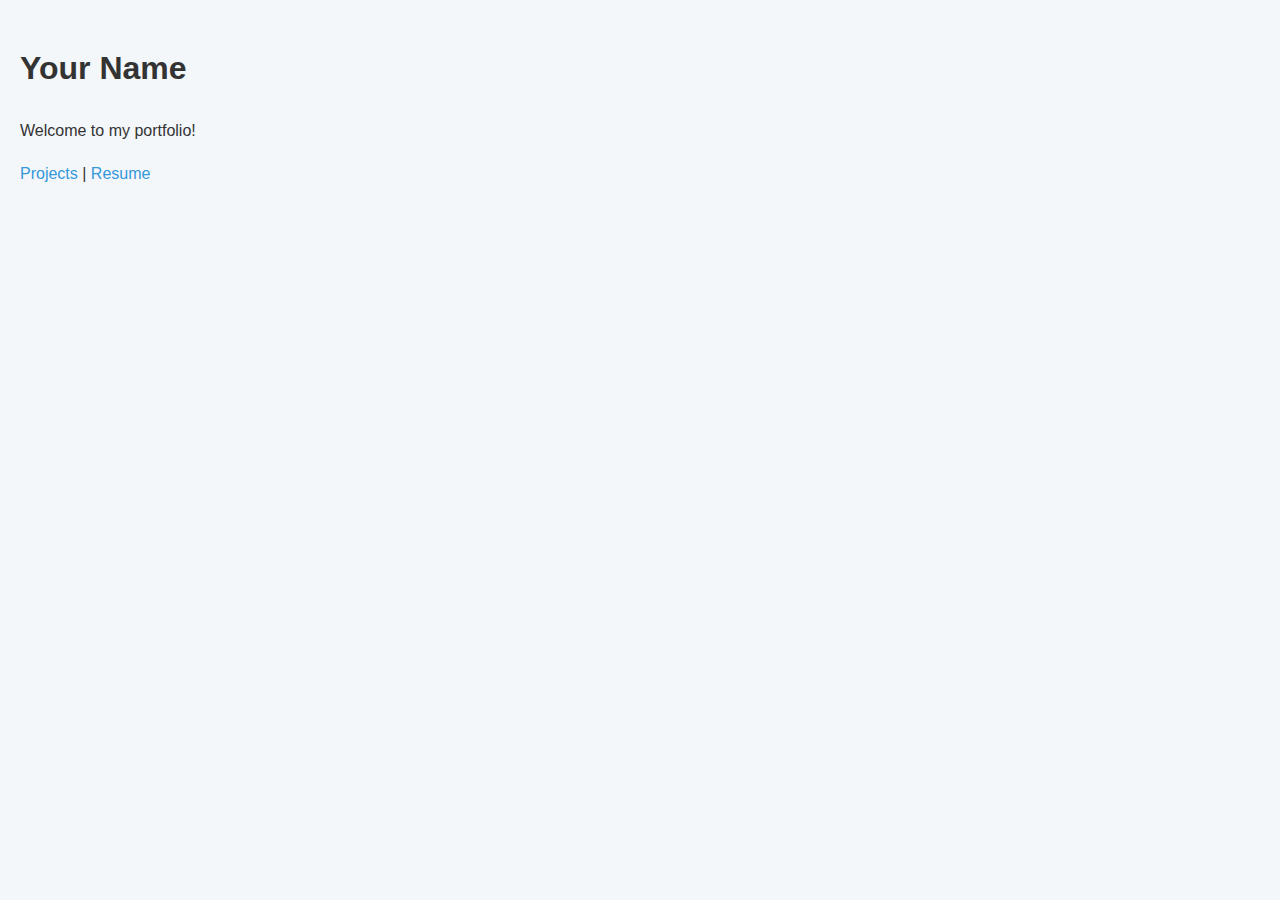
<file: index.html>
<!DOCTYPE html>
<html lang="en">
<head>
  <meta charset="UTF-8">
  <title>Your Name - Portfolio</title>
  <link rel="stylesheet" href="style.css">
</head>
<body>
  <h1>Your Name</h1>
  <p>Welcome to my portfolio!</p>
  <nav>
    <a href="projects.html">Projects</a> |
    <a href="resume.pdf" target="_blank">Resume</a>
  </nav>
</body>
</html>
</file>
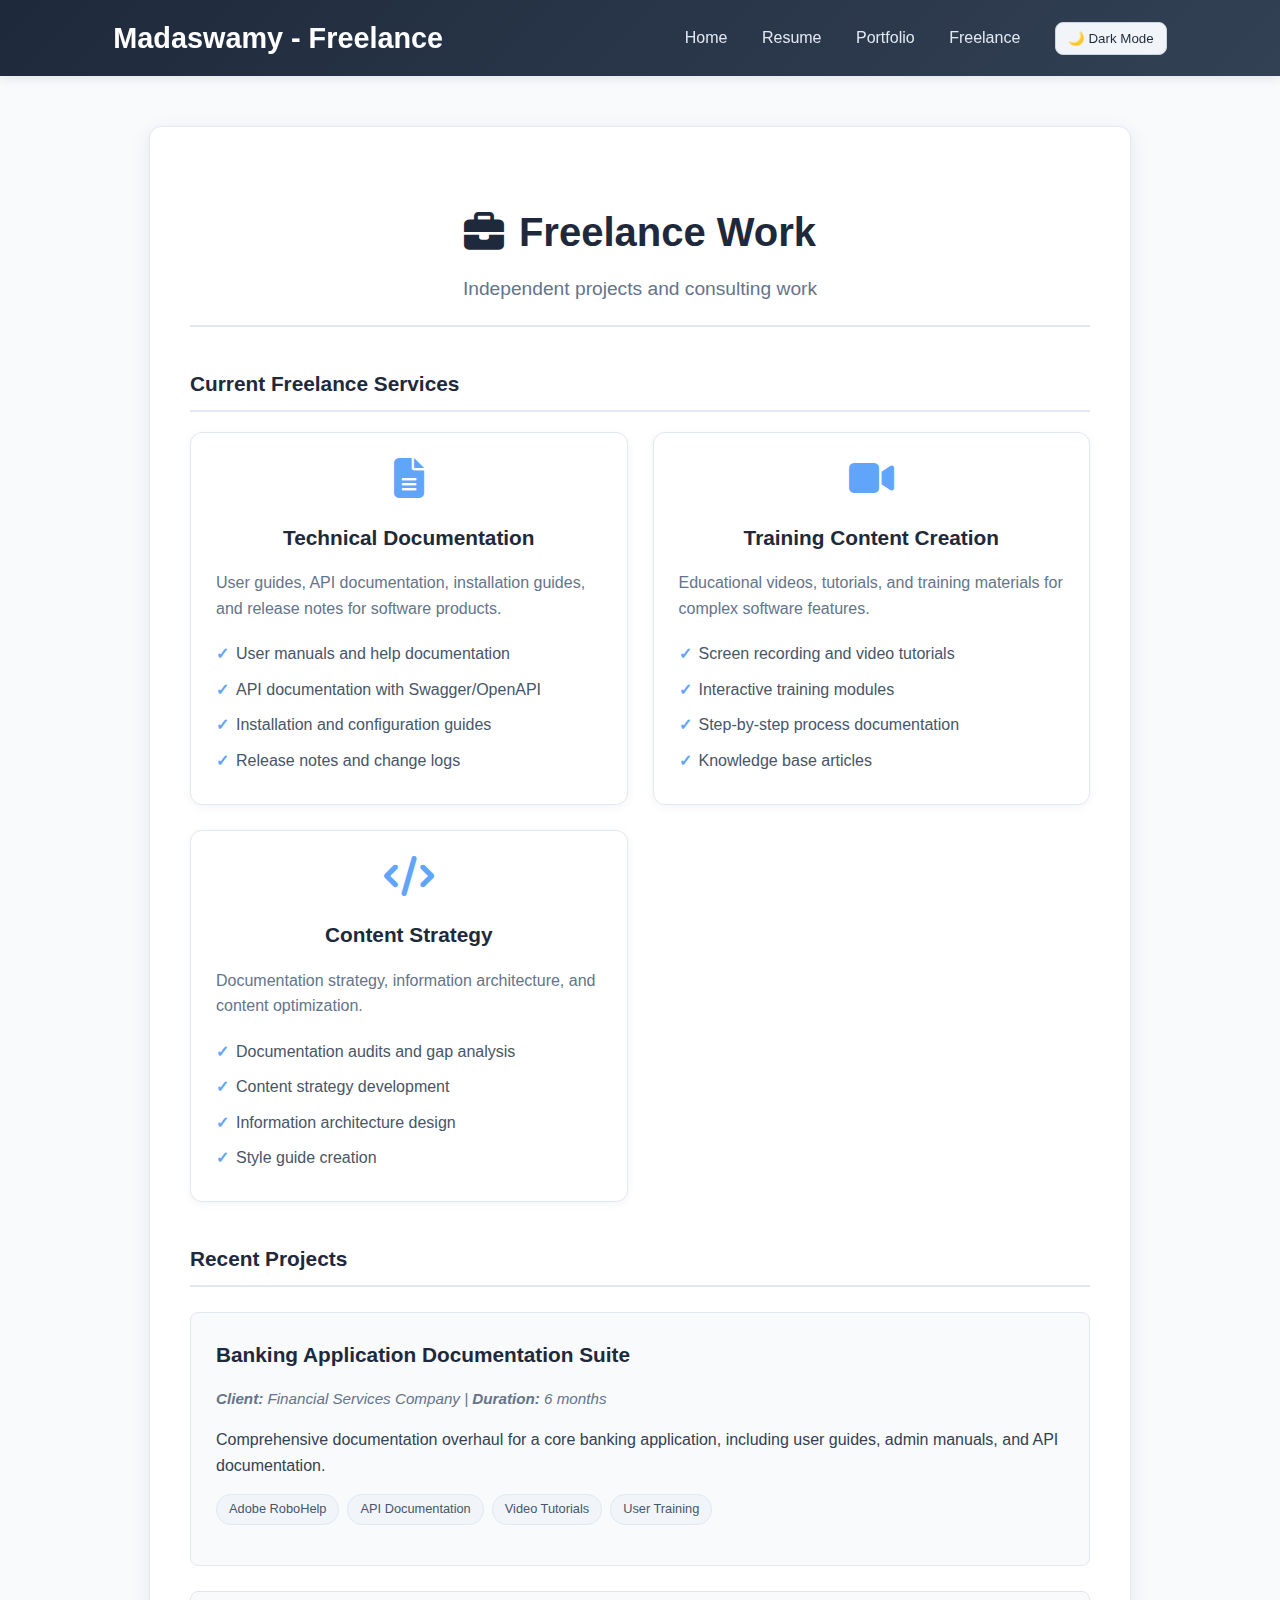
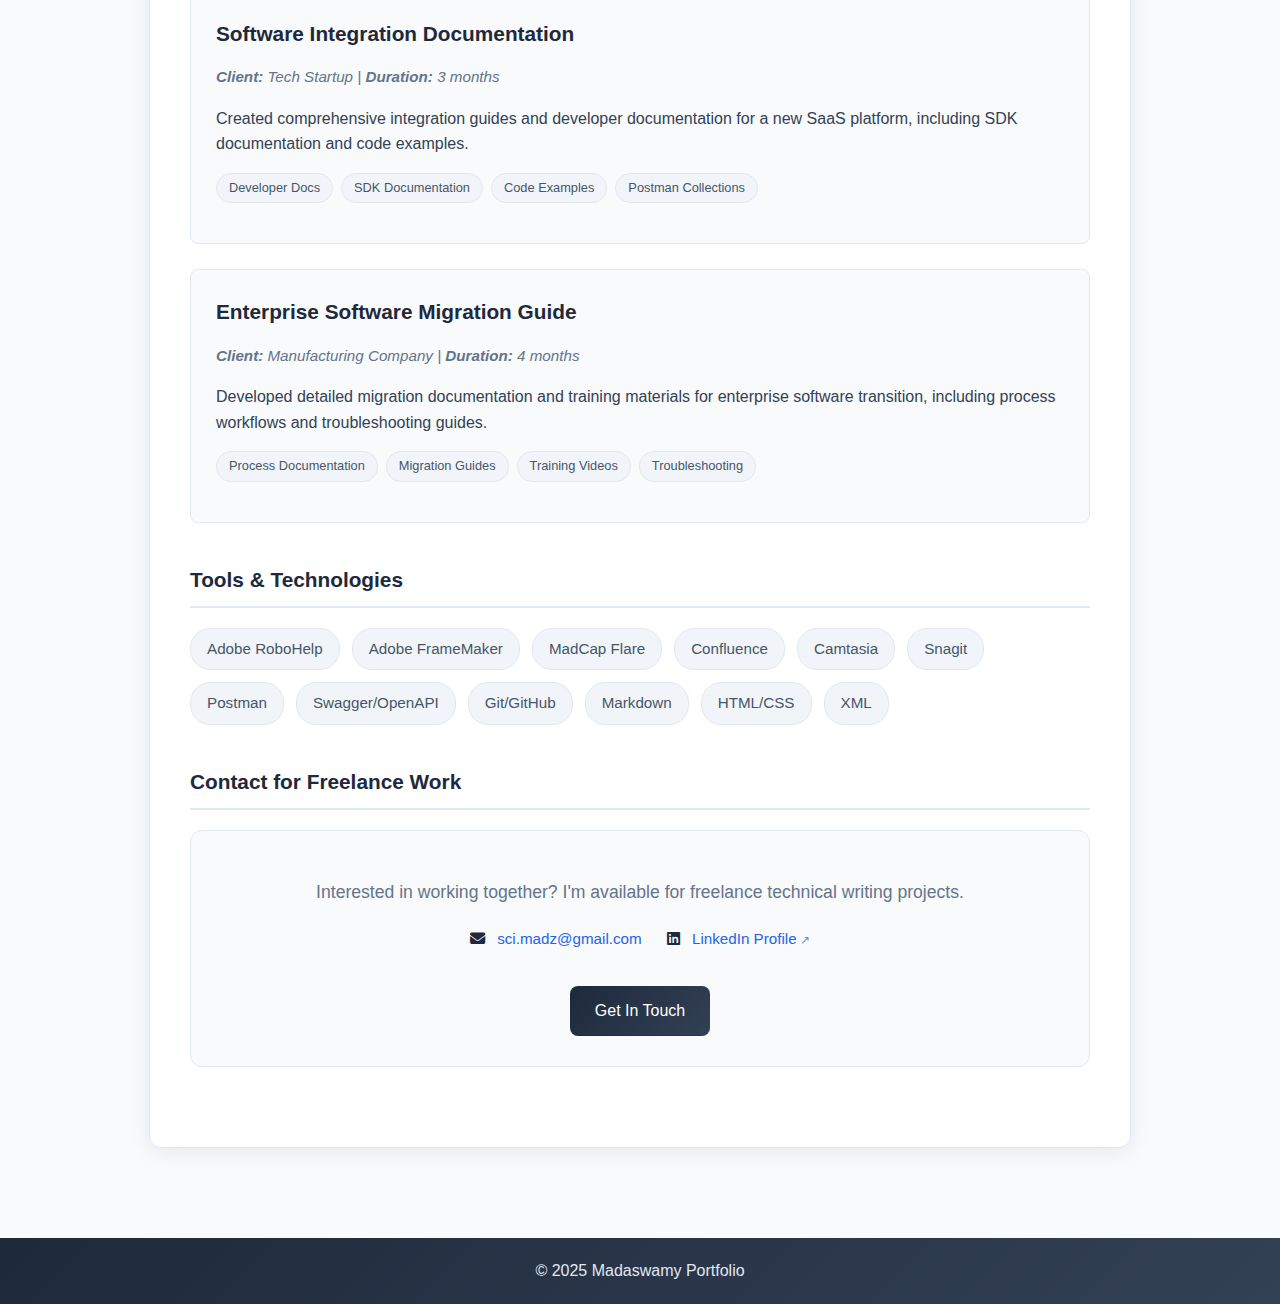
<file: freelance.html>
<!DOCTYPE html>
<html lang="en">
<head>
    <meta charset="UTF-8">
    <meta name="viewport" content="width=device-width, initial-scale=1.0">
    <title>Freelance Work - Madaswamy Portfolio</title>
    <link rel="stylesheet" href="styleindex.css">
    <link rel="stylesheet" href="https://cdnjs.cloudflare.com/ajax/libs/font-awesome/6.5.2/css/all.min.css">
</head>
<body>

<header>
    <h1>Madaswamy - Freelance</h1>
    <nav>
        <a href="index.html">Home</a>
        <a href="resume.html">Resume</a>
        <a href="portfolio.html">Portfolio</a>
        <a href="freelance.html">Freelance</a>
        <button id="theme-toggle" class="theme-toggle">🌙 Dark Mode</button>
    </nav>
</header>

<main>
    <section id="freelance" class="main-section">
        <div class="page-header">
            <h2><i class="fa-solid fa-briefcase"></i> Freelance Work</h2>
            <p class="subtitle">Independent projects and consulting work</p>
        </div>

        <div class="info-block">
            <h3>Current Freelance Services</h3>
            <div class="services-grid">
                <div class="service-card">
                    <div class="service-icon">
                        <i class="fa-solid fa-file-lines"></i>
                    </div>
                    <h4>Technical Documentation</h4>
                    <p>User guides, API documentation, installation guides, and release notes for software products.</p>
                    <ul>
                        <li>User manuals and help documentation</li>
                        <li>API documentation with Swagger/OpenAPI</li>
                        <li>Installation and configuration guides</li>
                        <li>Release notes and change logs</li>
                    </ul>
                </div>

                <div class="service-card">
                    <div class="service-icon">
                        <i class="fa-solid fa-video"></i>
                    </div>
                    <h4>Training Content Creation</h4>
                    <p>Educational videos, tutorials, and training materials for complex software features.</p>
                    <ul>
                        <li>Screen recording and video tutorials</li>
                        <li>Interactive training modules</li>
                        <li>Step-by-step process documentation</li>
                        <li>Knowledge base articles</li>
                    </ul>
                </div>

                <div class="service-card">
                    <div class="service-icon">
                        <i class="fa-solid fa-code"></i>
                    </div>
                    <h4>Content Strategy</h4>
                    <p>Documentation strategy, information architecture, and content optimization.</p>
                    <ul>
                        <li>Documentation audits and gap analysis</li>
                        <li>Content strategy development</li>
                        <li>Information architecture design</li>
                        <li>Style guide creation</li>
                    </ul>
                </div>
            </div>
        </div>

        <div class="info-block">
            <h3>Recent Projects</h3>

            <div class="project">
                <h4>Banking Application Documentation Suite</h4>
                <p class="project-meta"><strong>Client:</strong> Financial Services Company | <strong>Duration:</strong> 6 months</p>
                <p>Comprehensive documentation overhaul for a core banking application, including user guides, admin manuals, and API documentation.</p>
                <div class="project-highlights">
                    <span class="highlight">Adobe RoboHelp</span>
                    <span class="highlight">API Documentation</span>
                    <span class="highlight">Video Tutorials</span>
                    <span class="highlight">User Training</span>
                </div>
            </div>

            <div class="project">
                <h4>Software Integration Documentation</h4>
                <p class="project-meta"><strong>Client:</strong> Tech Startup | <strong>Duration:</strong> 3 months</p>
                <p>Created comprehensive integration guides and developer documentation for a new SaaS platform, including SDK documentation and code examples.</p>
                <div class="project-highlights">
                    <span class="highlight">Developer Docs</span>
                    <span class="highlight">SDK Documentation</span>
                    <span class="highlight">Code Examples</span>
                    <span class="highlight">Postman Collections</span>
                </div>
            </div>

            <div class="project">
                <h4>Enterprise Software Migration Guide</h4>
                <p class="project-meta"><strong>Client:</strong> Manufacturing Company | <strong>Duration:</strong> 4 months</p>
                <p>Developed detailed migration documentation and training materials for enterprise software transition, including process workflows and troubleshooting guides.</p>
                <div class="project-highlights">
                    <span class="highlight">Process Documentation</span>
                    <span class="highlight">Migration Guides</span>
                    <span class="highlight">Training Videos</span>
                    <span class="highlight">Troubleshooting</span>
                </div>
            </div>
        </div>

        <div class="info-block">
            <h3>Tools & Technologies</h3>
            <div class="skills-list">
                <span>Adobe RoboHelp</span>
                <span>Adobe FrameMaker</span>
                <span>MadCap Flare</span>
                <span>Confluence</span>
                <span>Camtasia</span>
                <span>Snagit</span>
                <span>Postman</span>
                <span>Swagger/OpenAPI</span>
                <span>Git/GitHub</span>
                <span>Markdown</span>
                <span>HTML/CSS</span>
                <span>XML</span>
            </div>
        </div>

        <div class="info-block">
            <h3>Contact for Freelance Work</h3>
            <div class="contact-cta">
                <p>Interested in working together? I'm available for freelance technical writing projects.</p>
                <div class="contact-info">
                    <span><i class="fa-solid fa-envelope"></i> <a href="mailto:sci.madz@gmail.com">sci.madz@gmail.com</a></span>
                    <span><i class="fa-brands fa-linkedin"></i> <a href="https://linkedin.com/in/madaswamy-r-b788b81b1" target="_blank">LinkedIn Profile</a></span>
                </div>
                <a href="mailto:sci.madz@gmail.com" class="download-btn">Get In Touch</a>
            </div>
        </div>
    </section>
</main>

<footer>
    &copy; 2025 Madaswamy Portfolio
</footer>

<script src="script.js"></script>
</body>
</html>
</file>
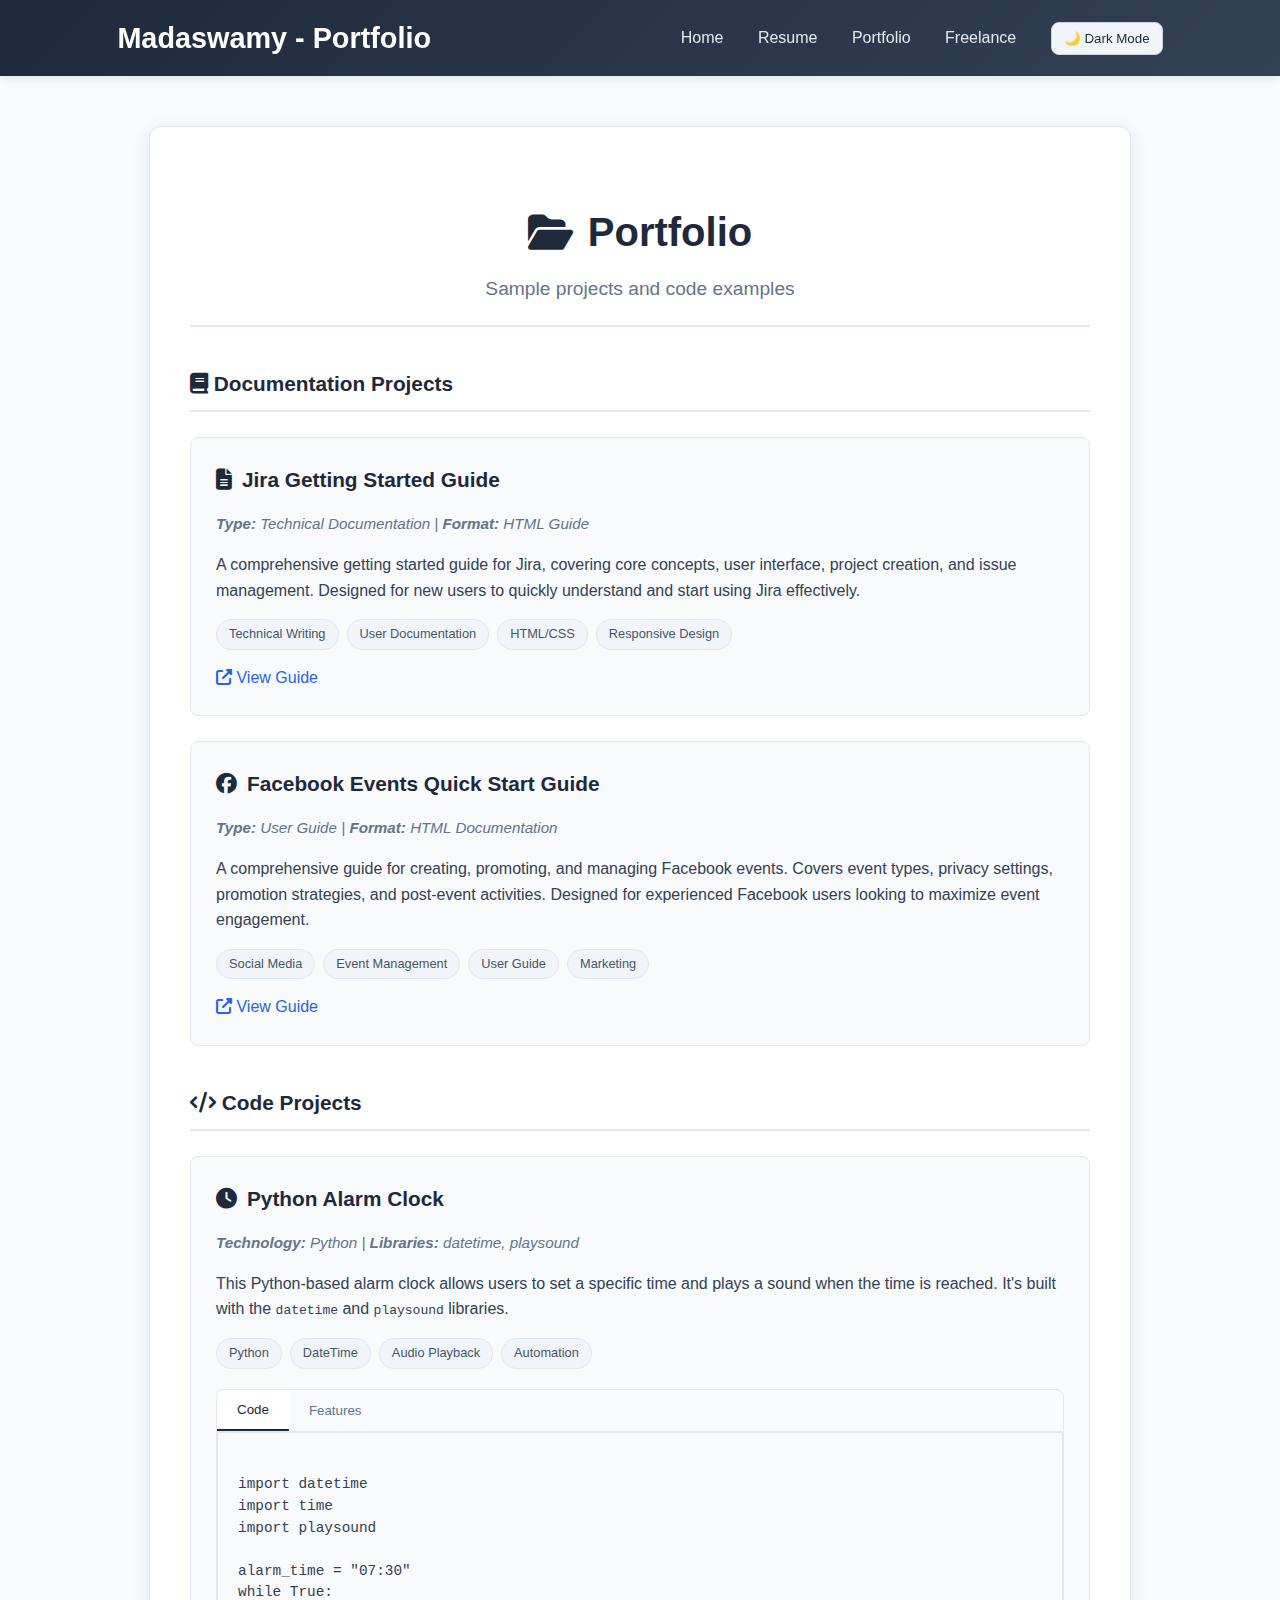
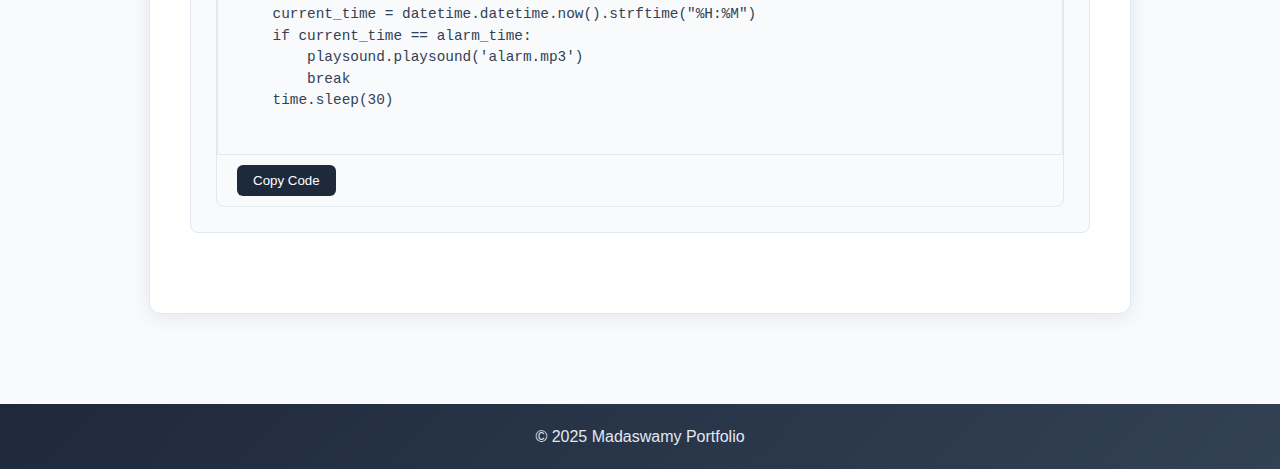
<file: portfolio.html>
<!DOCTYPE html>
<html lang="en">
<head>
    <meta charset="UTF-8">
    <meta name="viewport" content="width=device-width, initial-scale=1.0">
    <title>Portfolio - Madaswamy</title>
    <link rel="stylesheet" href="styleindex.css">
    <link rel="stylesheet" href="https://cdnjs.cloudflare.com/ajax/libs/font-awesome/6.5.2/css/all.min.css">
</head>
<body>

<header>
    <h1>Madaswamy - Portfolio</h1>
    <nav>
        <a href="index.html">Home</a>
        <a href="resume.html">Resume</a>
        <a href="portfolio.html">Portfolio</a>
        <a href="freelance.html">Freelance</a>
        <button id="theme-toggle" class="theme-toggle">🌙 Dark Mode</button>
    </nav>
</header>

<main>
    <section id="portfolio" class="main-section">
        <div class="page-header">
            <h2><i class="fa-solid fa-folder-open"></i> Portfolio</h2>
            <p class="subtitle">Sample projects and code examples</p>
        </div>

        <div class="info-block">
            <h3><i class="fa-solid fa-book"></i> Documentation Projects</h3>
            <div class="project">
                <h4><i class="fa-solid fa-file-alt"></i> Jira Getting Started Guide</h4>
                <p class="project-meta"><strong>Type:</strong> Technical Documentation | <strong>Format:</strong> HTML Guide</p>
                <p>A comprehensive getting started guide for Jira, covering core concepts, user interface, project creation, and issue management. Designed for new users to quickly understand and start using Jira effectively.</p>

                <div class="project-highlights">
                    <span class="highlight">Technical Writing</span>
                    <span class="highlight">User Documentation</span>
                    <span class="highlight">HTML/CSS</span>
                    <span class="highlight">Responsive Design</span>
                </div>

                <div class="project-actions">
                    <a href="Portfolio/jira-getting-started.html" class="view-project-btn">
                        <i class="fa-solid fa-external-link-alt"></i> View Guide
                    </a>
                </div>
            </div>

            <div class="project">
                <h4><i class="fa-brands fa-facebook"></i> Facebook Events Quick Start Guide</h4>
                <p class="project-meta"><strong>Type:</strong> User Guide | <strong>Format:</strong> HTML Documentation</p>
                <p>A comprehensive guide for creating, promoting, and managing Facebook events. Covers event types, privacy settings, promotion strategies, and post-event activities. Designed for experienced Facebook users looking to maximize event engagement.</p>

                <div class="project-highlights">
                    <span class="highlight">Social Media</span>
                    <span class="highlight">Event Management</span>
                    <span class="highlight">User Guide</span>
                    <span class="highlight">Marketing</span>
                </div>

                <div class="project-actions">
                    <a href="Portfolio/facebookevents_quick-start-guide.html" class="view-project-btn">
                        <i class="fa-solid fa-external-link-alt"></i> View Guide
                    </a>
                </div>
            </div>
        </div>

        <div class="info-block">
            <h3><i class="fa-solid fa-code"></i> Code Projects</h3>
            <div class="project">
                <h4><i class="fa-solid fa-clock"></i> Python Alarm Clock</h4>
                <p class="project-meta"><strong>Technology:</strong> Python | <strong>Libraries:</strong> datetime, playsound</p>
                <p>This Python-based alarm clock allows users to set a specific time and plays a sound when the time is reached. It's built with the <code>datetime</code> and <code>playsound</code> libraries.</p>
                
                <div class="project-highlights">
                    <span class="highlight">Python</span>
                    <span class="highlight">DateTime</span>
                    <span class="highlight">Audio Playback</span>
                    <span class="highlight">Automation</span>
                </div>

                <div class="code-section">
                    <div class="tab-buttons">
                        <button class="tab-button active" onclick="showTab('alarm-code', this)">Code</button>
                        <button class="tab-button" onclick="showTab('alarm-features', this)">Features</button>
                    </div>
                    
                    <div id="alarm-code" class="tab-content">
import datetime
import time
import playsound

alarm_time = "07:30"
while True:
    current_time = datetime.datetime.now().strftime("%H:%M")
    if current_time == alarm_time:
        playsound.playsound('alarm.mp3')
        break
    time.sleep(30)
                    </div>
                    
                    <div id="alarm-features" class="tab-content" style="display: none;">
• Simple time-based alarm system
• Customizable alarm time
• Audio notification support
• Lightweight and efficient
• Easy to modify and extend
                    </div>
                    
                    <button class="copy-button" onclick="copyCode('alarm-code')">Copy Code</button>
                </div>
            </div>
        </div>
    </section>
</main>

<footer>
    &copy; 2025 Madaswamy Portfolio
</footer>

<script src="script.js"></script>
</body>
</html>
</file>
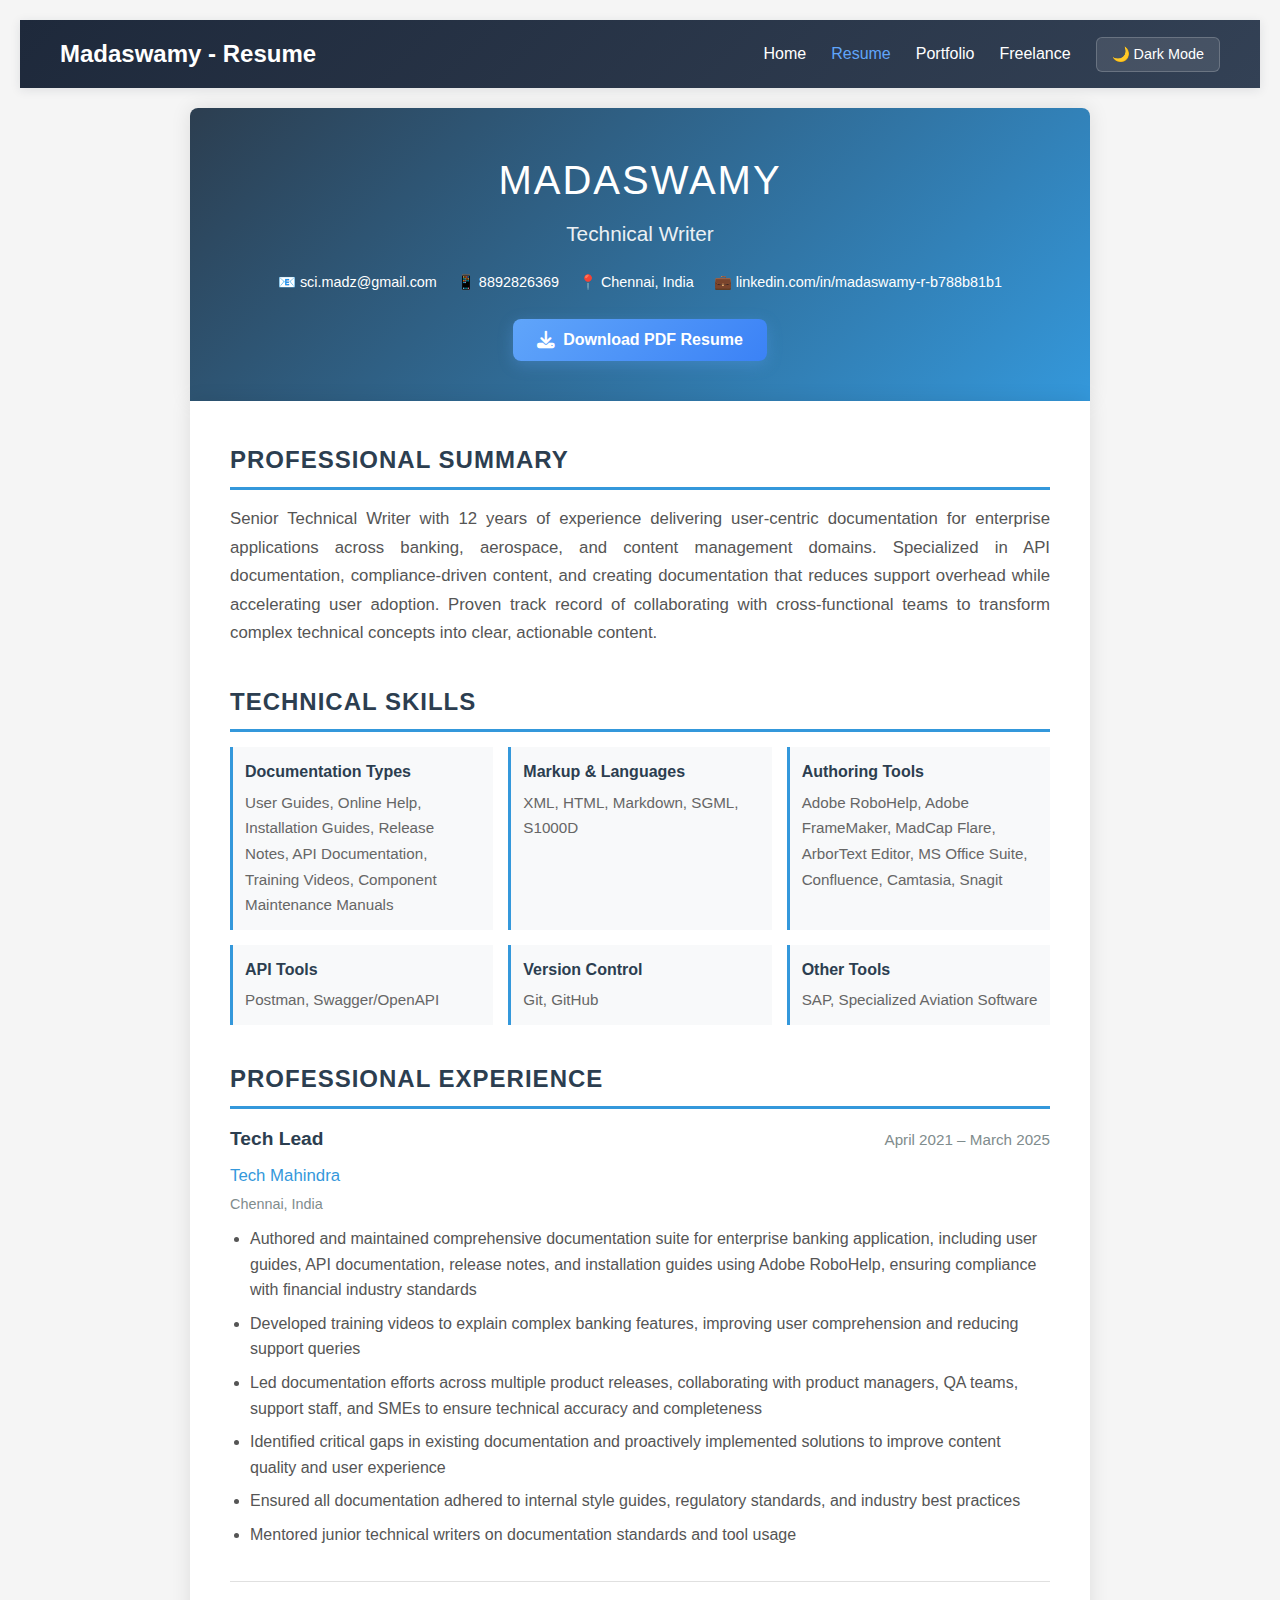
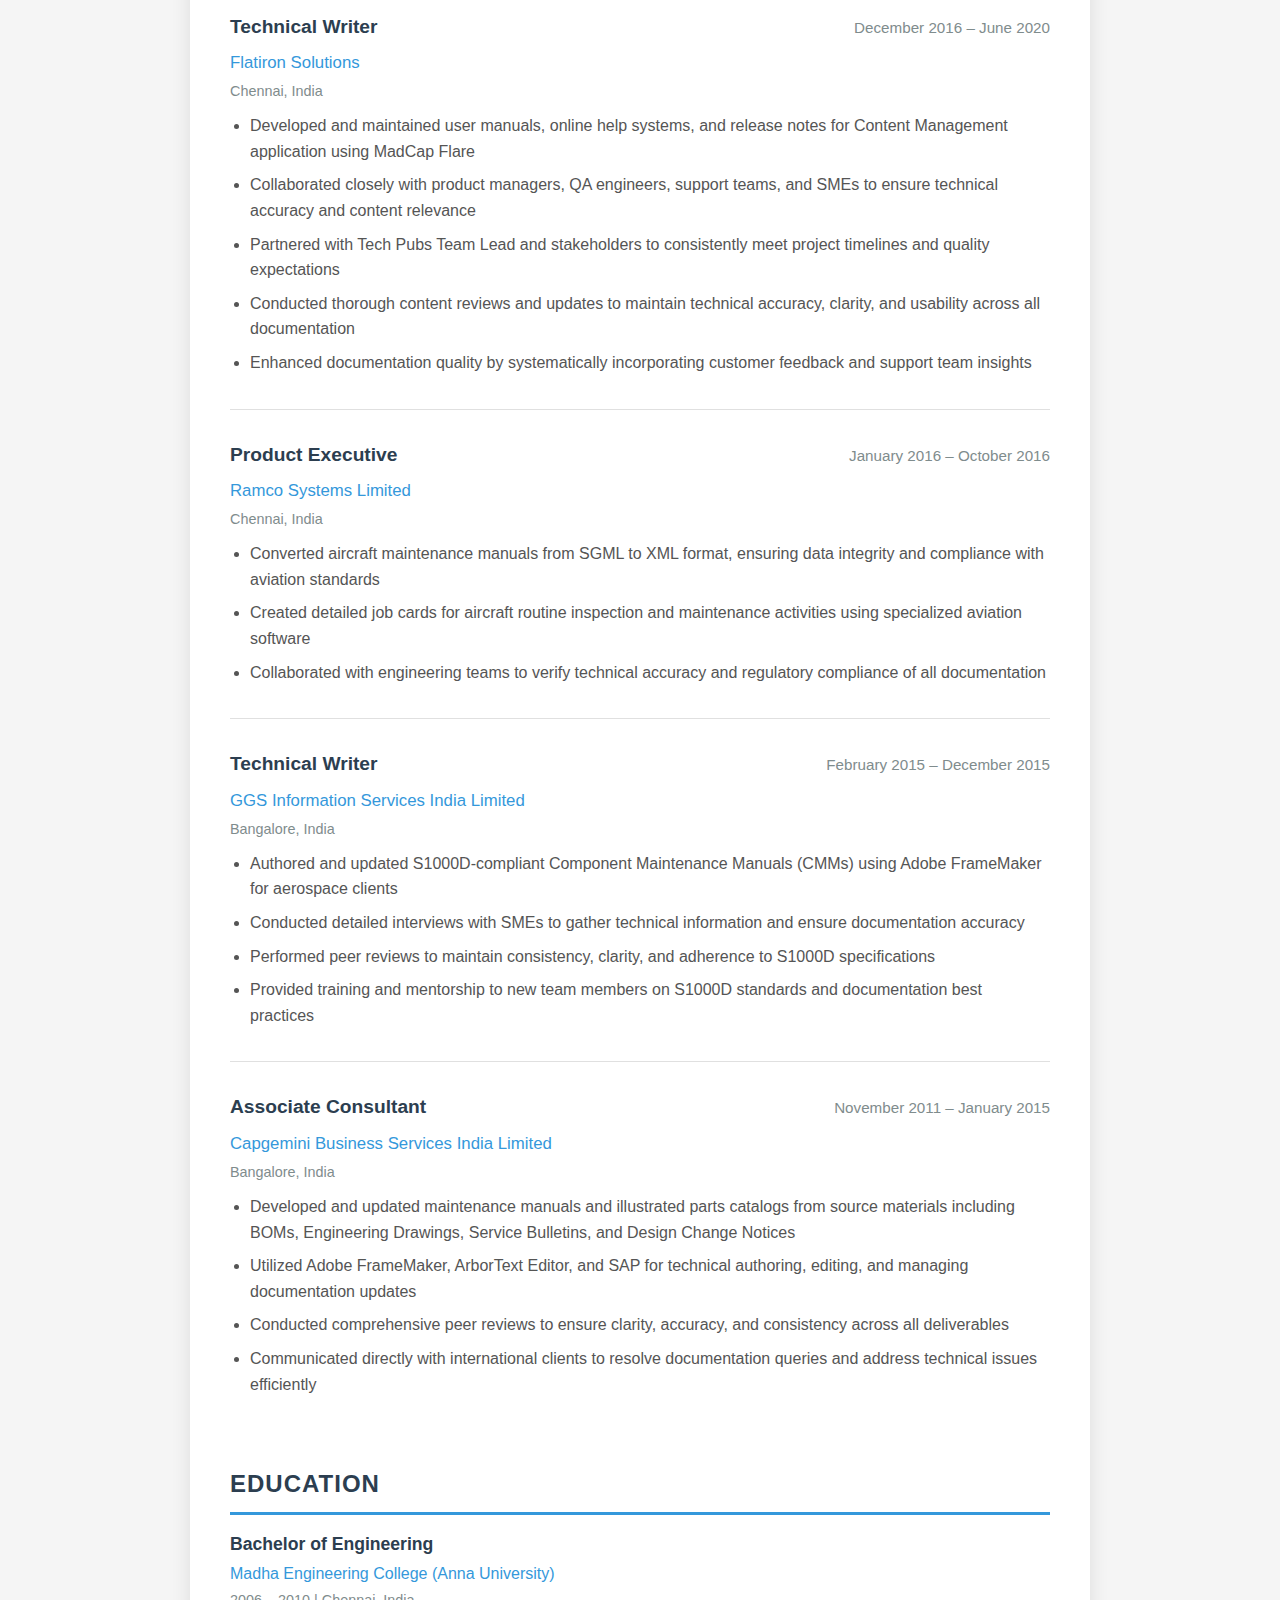
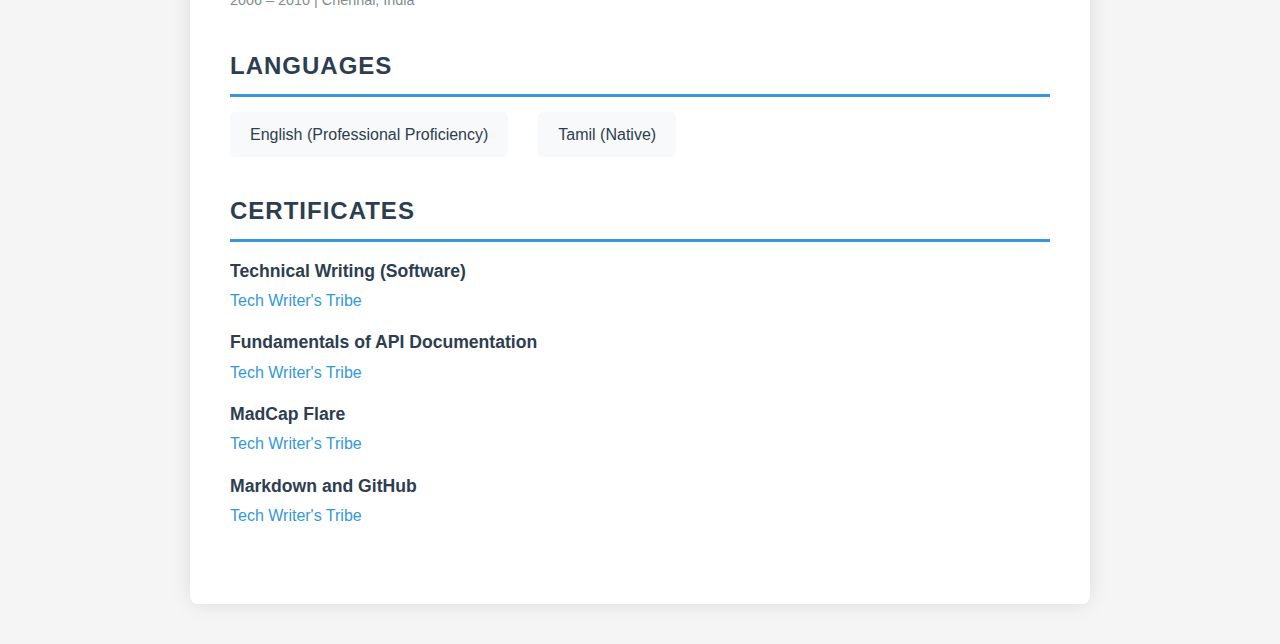
<file: resume.html>
<!DOCTYPE html>
<html lang="en">
<head>
    <meta charset="UTF-8">
    <meta name="viewport" content="width=device-width, initial-scale=1.0">
    <title>Madaswamy - Technical Writer Resume</title>
    <link rel="stylesheet" href="https://cdnjs.cloudflare.com/ajax/libs/font-awesome/6.5.2/css/all.min.css">
    <style>
        * {
            margin: 0;
            padding: 0;
            box-sizing: border-box;
        }

        body {
            font-family: 'Segoe UI', Tahoma, Geneva, Verdana, sans-serif;
            line-height: 1.6;
            color: #333;
            background: #f5f5f5;
            padding: 20px;
        }

        /* Resume Header Container */
        .resume-header-container {
            max-width: 900px;
            margin: 20px auto 0 auto;
            background: white;
            box-shadow: 0 0 20px rgba(0,0,0,0.1);
            border-radius: 8px 8px 0 0;
        }

        .resume-header {
            background: linear-gradient(135deg, #2c3e50 0%, #3498db 100%);
            color: white;
            padding: 40px;
            text-align: center;
            border-radius: 8px 8px 0 0;
        }

        .resume-header h1 {
            font-size: 2.5em;
            margin-bottom: 5px;
            font-weight: 300;
            letter-spacing: 2px;
        }

        .resume-header .title {
            font-size: 1.3em;
            margin-bottom: 20px;
            opacity: 0.9;
            font-weight: 300;
        }

        /* Resume Body Container */
        .resume-body-container {
            max-width: 900px;
            margin: 0 auto 20px auto;
            background: white;
            box-shadow: 0 0 20px rgba(0,0,0,0.1);
            border-radius: 0 0 8px 8px;
        }

        .contact-info {
            display: flex;
            justify-content: center;
            flex-wrap: wrap;
            gap: 20px;
            font-size: 0.9em;
            margin-top: 15px;
        }

        .contact-info span {
            display: flex;
            align-items: center;
            gap: 5px;
        }

        .download-section {
            margin-top: 25px;
        }

        .download-btn {
            background: linear-gradient(135deg, #60a5fa 0%, #3b82f6 100%);
            color: white;
            border: none;
            padding: 12px 24px;
            border-radius: 8px;
            font-size: 1em;
            font-weight: 600;
            cursor: pointer;
            transition: all 0.3s ease;
            box-shadow: 0 4px 15px rgba(96, 165, 250, 0.3);
            display: inline-flex;
            align-items: center;
            gap: 8px;
        }

        .download-btn:hover {
            background: linear-gradient(135deg, #3b82f6 0%, #2563eb 100%);
            transform: translateY(-2px);
            box-shadow: 0 6px 20px rgba(96, 165, 250, 0.4);
        }

        .download-btn:active {
            transform: translateY(0);
        }

        .download-btn i {
            font-size: 1.1em;
        }

        .resume-content {
            padding: 40px;
        }

        .section {
            margin-bottom: 35px;
        }

        .section-title {
            color: #2c3e50;
            font-size: 1.5em;
            font-weight: 600;
            margin-bottom: 15px;
            padding-bottom: 8px;
            border-bottom: 3px solid #3498db;
            text-transform: uppercase;
            letter-spacing: 1px;
        }

        .summary {
            font-size: 1.05em;
            line-height: 1.7;
            color: #555;
            text-align: justify;
        }

        .skills-grid {
            display: grid;
            grid-template-columns: repeat(auto-fit, minmax(250px, 1fr));
            gap: 15px;
            margin-top: 15px;
        }

        .skill-item {
            padding: 12px;
            background: #f8f9fa;
            border-left: 3px solid #3498db;
        }

        .skill-item strong {
            color: #2c3e50;
            display: block;
            margin-bottom: 5px;
        }

        .skill-item span {
            color: #666;
            font-size: 0.95em;
        }

        .job {
            margin-bottom: 30px;
            padding-bottom: 25px;
            border-bottom: 1px solid #e0e0e0;
        }

        .job:last-child {
            border-bottom: none;
        }

        .job-header {
            display: flex;
            justify-content: space-between;
            align-items: baseline;
            flex-wrap: wrap;
            gap: 10px;
            margin-bottom: 8px;
        }

        .job-title {
            font-size: 1.2em;
            font-weight: 600;
            color: #2c3e50;
        }

        .job-date {
            color: #7f8c8d;
            font-weight: 500;
            font-size: 0.95em;
        }

        .company {
            font-size: 1.05em;
            color: #3498db;
            font-weight: 500;
            margin-bottom: 3px;
        }

        .location {
            color: #7f8c8d;
            font-size: 0.9em;
            margin-bottom: 10px;
        }

        .responsibilities {
            margin-left: 20px;
            margin-top: 10px;
        }

        .responsibilities li {
            margin-bottom: 8px;
            color: #555;
            line-height: 1.6;
            list-style-type: disc;
        }

        .education-item {
            margin-bottom: 15px;
        }

        .degree {
            font-size: 1.1em;
            font-weight: 600;
            color: #2c3e50;
            margin-bottom: 3px;
        }

        .institution {
            color: #3498db;
            font-weight: 500;
            margin-bottom: 3px;
        }

        .edu-date {
            color: #7f8c8d;
            font-size: 0.9em;
        }

        .languages {
            display: flex;
            gap: 30px;
            flex-wrap: wrap;
        }

        .language-item {
            padding: 10px 20px;
            background: #f8f9fa;
            border-radius: 5px;
            font-weight: 500;
            color: #2c3e50;
        }

        @media print {
            body {
                background: white;
                padding: 0;
            }
            .resume-header-container,
            .resume-body-container {
                box-shadow: none;
                max-width: 100%;
                margin: 0;
                border-radius: 0;
            }
            .resume-header {
                background: #2c3e50;
                print-color-adjust: exact;
                -webkit-print-color-adjust: exact;
                border-radius: 0;
            }
        }

        @media (max-width: 768px) {
            body {
                padding: 10px;
            }
            .resume-header-container,
            .resume-body-container {
                margin: 10px auto;
            }
            .resume-header h1 {
                font-size: 1.8em;
            }
            .contact-info {
                flex-direction: column;
                gap: 10px;
            }
            .resume-content {
                padding: 20px;
            }
            .job-header {
                flex-direction: column;
                gap: 5px;
            }
        }
    </style>
</head>
<body>
    <!-- Navigation Header from index.html -->
    <header style="background: linear-gradient(135deg, #1e293b 0%, #334155 100%); color: white; padding: 15px 0; box-shadow: 0 2px 10px rgba(30, 41, 59, 0.1); position: relative; z-index: 1000;">
        <div style="max-width: 1200px; margin: 0 auto; display: flex; justify-content: space-between; align-items: center; padding: 0 20px;">
            <h1 style="margin: 0; font-size: 1.5em; font-weight: 700;">Madaswamy - Resume</h1>
            <nav style="display: flex; align-items: center; gap: 25px;">
                <a href="index.html" style="color: white; text-decoration: none; font-weight: 500; transition: color 0.3s ease;">Home</a>
                <a href="resume.html" style="color: #60a5fa; text-decoration: none; font-weight: 500; transition: color 0.3s ease;">Resume</a>
                <a href="portfolio.html" style="color: white; text-decoration: none; font-weight: 500; transition: color 0.3s ease;">Portfolio</a>
                <a href="freelance.html" style="color: white; text-decoration: none; font-weight: 500; transition: color 0.3s ease;">Freelance</a>
                <button id="theme-toggle" style="background: rgba(255, 255, 255, 0.1); color: white; border: 1px solid rgba(255, 255, 255, 0.2); padding: 8px 15px; border-radius: 6px; cursor: pointer; font-size: 0.9em; transition: all 0.3s ease;">🌙 Dark Mode</button>
            </nav>
        </div>
    </header>

    <!-- Resume Header Section -->
    <div class="resume-header-container">
        <div class="resume-header">
            <h1>MADASWAMY</h1>
            <div class="title">Technical Writer</div>
            <div class="contact-info">
                <span>📧 sci.madz@gmail.com</span>
                <span>📱 8892826369</span>
                <span>📍 Chennai, India</span>
                <span>💼 linkedin.com/in/madaswamy-r-b788b81b1</span>
            </div>
            <div class="download-section">
                <button class="download-btn" onclick="downloadResume()">
                    <i class="fa-solid fa-download"></i>
                    Download PDF Resume
                </button>
            </div>
        </div>
    </div>

    <!-- Resume Body Section -->
    <div class="resume-body-container">
        <div class="resume-content">
            <div class="section">
                <h2 class="section-title">Professional Summary</h2>
                <p class="summary">
                    Senior Technical Writer with 12 years of experience delivering user-centric documentation for enterprise applications across banking, aerospace, and content management domains. Specialized in API documentation, compliance-driven content, and creating documentation that reduces support overhead while accelerating user adoption. Proven track record of collaborating with cross-functional teams to transform complex technical concepts into clear, actionable content.
                </p>
            </div>

            <div class="section">
                <h2 class="section-title">Technical Skills</h2>
                <div class="skills-grid">
                    <div class="skill-item">
                        <strong>Documentation Types</strong>
                        <span>User Guides, Online Help, Installation Guides, Release Notes, API Documentation, Training Videos, Component Maintenance Manuals</span>
                    </div>
                    <div class="skill-item">
                        <strong>Markup & Languages</strong>
                        <span>XML, HTML, Markdown, SGML, S1000D</span>
                    </div>
                    <div class="skill-item">
                        <strong>Authoring Tools</strong>
                        <span>Adobe RoboHelp, Adobe FrameMaker, MadCap Flare, ArborText Editor, MS Office Suite, Confluence, Camtasia, Snagit</span>
                    </div>
                    <div class="skill-item">
                        <strong>API Tools</strong>
                        <span>Postman, Swagger/OpenAPI</span>
                    </div>
                    <div class="skill-item">
                        <strong>Version Control</strong>
                        <span>Git, GitHub</span>
                    </div>
                    <div class="skill-item">
                        <strong>Other Tools</strong>
                        <span>SAP, Specialized Aviation Software</span>
                    </div>
                </div>
            </div>

            <div class="section">
                <h2 class="section-title">Professional Experience</h2>
                
                <div class="job">
                    <div class="job-header">
                        <span class="job-title">Tech Lead</span>
                        <span class="job-date">April 2021 – March 2025</span>
                    </div>
                    <div class="company">Tech Mahindra</div>
                    <div class="location">Chennai, India</div>
                    <ul class="responsibilities">
                        <li>Authored and maintained comprehensive documentation suite for enterprise banking application, including user guides, API documentation, release notes, and installation guides using Adobe RoboHelp, ensuring compliance with financial industry standards</li>
                        <li>Developed training videos to explain complex banking features, improving user comprehension and reducing support queries</li>
                        <li>Led documentation efforts across multiple product releases, collaborating with product managers, QA teams, support staff, and SMEs to ensure technical accuracy and completeness</li>
                        <li>Identified critical gaps in existing documentation and proactively implemented solutions to improve content quality and user experience</li>
                        <li>Ensured all documentation adhered to internal style guides, regulatory standards, and industry best practices</li>
                        <li>Mentored junior technical writers on documentation standards and tool usage</li>
                    </ul>
                </div>

                <div class="job">
                    <div class="job-header">
                        <span class="job-title">Technical Writer</span>
                        <span class="job-date">December 2016 – June 2020</span>
                    </div>
                    <div class="company">Flatiron Solutions</div>
                    <div class="location">Chennai, India</div>
                    <ul class="responsibilities">
                        <li>Developed and maintained user manuals, online help systems, and release notes for Content Management application using MadCap Flare</li>
                        <li>Collaborated closely with product managers, QA engineers, support teams, and SMEs to ensure technical accuracy and content relevance</li>
                        <li>Partnered with Tech Pubs Team Lead and stakeholders to consistently meet project timelines and quality expectations</li>
                        <li>Conducted thorough content reviews and updates to maintain technical accuracy, clarity, and usability across all documentation</li>
                        <li>Enhanced documentation quality by systematically incorporating customer feedback and support team insights</li>
                    </ul>
                </div>

                <div class="job">
                    <div class="job-header">
                        <span class="job-title">Product Executive</span>
                        <span class="job-date">January 2016 – October 2016</span>
                    </div>
                    <div class="company">Ramco Systems Limited</div>
                    <div class="location">Chennai, India</div>
                    <ul class="responsibilities">
                        <li>Converted aircraft maintenance manuals from SGML to XML format, ensuring data integrity and compliance with aviation standards</li>
                        <li>Created detailed job cards for aircraft routine inspection and maintenance activities using specialized aviation software</li>
                        <li>Collaborated with engineering teams to verify technical accuracy and regulatory compliance of all documentation</li>
                    </ul>
                </div>

                <div class="job">
                    <div class="job-header">
                        <span class="job-title">Technical Writer</span>
                        <span class="job-date">February 2015 – December 2015</span>
                    </div>
                    <div class="company">GGS Information Services India Limited</div>
                    <div class="location">Bangalore, India</div>
                    <ul class="responsibilities">
                        <li>Authored and updated S1000D-compliant Component Maintenance Manuals (CMMs) using Adobe FrameMaker for aerospace clients</li>
                        <li>Conducted detailed interviews with SMEs to gather technical information and ensure documentation accuracy</li>
                        <li>Performed peer reviews to maintain consistency, clarity, and adherence to S1000D specifications</li>
                        <li>Provided training and mentorship to new team members on S1000D standards and documentation best practices</li>
                    </ul>
                </div>

                <div class="job">
                    <div class="job-header">
                        <span class="job-title">Associate Consultant</span>
                        <span class="job-date">November 2011 – January 2015</span>
                    </div>
                    <div class="company">Capgemini Business Services India Limited</div>
                    <div class="location">Bangalore, India</div>
                    <ul class="responsibilities">
                        <li>Developed and updated maintenance manuals and illustrated parts catalogs from source materials including BOMs, Engineering Drawings, Service Bulletins, and Design Change Notices</li>
                        <li>Utilized Adobe FrameMaker, ArborText Editor, and SAP for technical authoring, editing, and managing documentation updates</li>
                        <li>Conducted comprehensive peer reviews to ensure clarity, accuracy, and consistency across all deliverables</li>
                        <li>Communicated directly with international clients to resolve documentation queries and address technical issues efficiently</li>
                    </ul>
                </div>
            </div>

            <div class="section">
                <h2 class="section-title">Education</h2>
                <div class="education-item">
                    <div class="degree">Bachelor of Engineering</div>
                    <div class="institution">Madha Engineering College (Anna University)</div>
                    <div class="edu-date">2006 – 2010 | Chennai, India</div>
                </div>
            </div>

            <div class="section">
                <h2 class="section-title">Languages</h2>
                <div class="languages">
                    <div class="language-item">English (Professional Proficiency)</div>
                    <div class="language-item">Tamil (Native)</div>
                </div>
            </div>

            <div class="section">
                <h2 class="section-title">Certificates</h2>
                <div class="education-item">
                    <div class="degree">Technical Writing (Software)</div>
                    <div class="institution">Tech Writer's Tribe</div>
                </div>
                <div class="education-item">
                    <div class="degree">Fundamentals of API Documentation</div>
                    <div class="institution">Tech Writer's Tribe</div>
                </div>
                <div class="education-item">
                    <div class="degree">MadCap Flare</div>
                    <div class="institution">Tech Writer's Tribe</div>
                </div>
                <div class="education-item">
                    <div class="degree">Markdown and GitHub</div>
                    <div class="institution">Tech Writer's Tribe</div>
                </div>
            </div>
            </div>
        </div>
    </div>

    <script>
        function downloadResume() {
            // Create a temporary link element
            const link = document.createElement('a');

            // Link to the actual PDF file
            link.href = 'assets/Technical Writer_Madaswamy.pdf';
            link.download = 'Technical Writer_Madaswamy.pdf';
            link.target = '_blank'; // Open in new tab as fallback

            // Append to body, click, and remove
            document.body.appendChild(link);
            link.click();
            document.body.removeChild(link);
        }
    </script>
    <script src="script.js"></script>
</body>
</html>
</file>
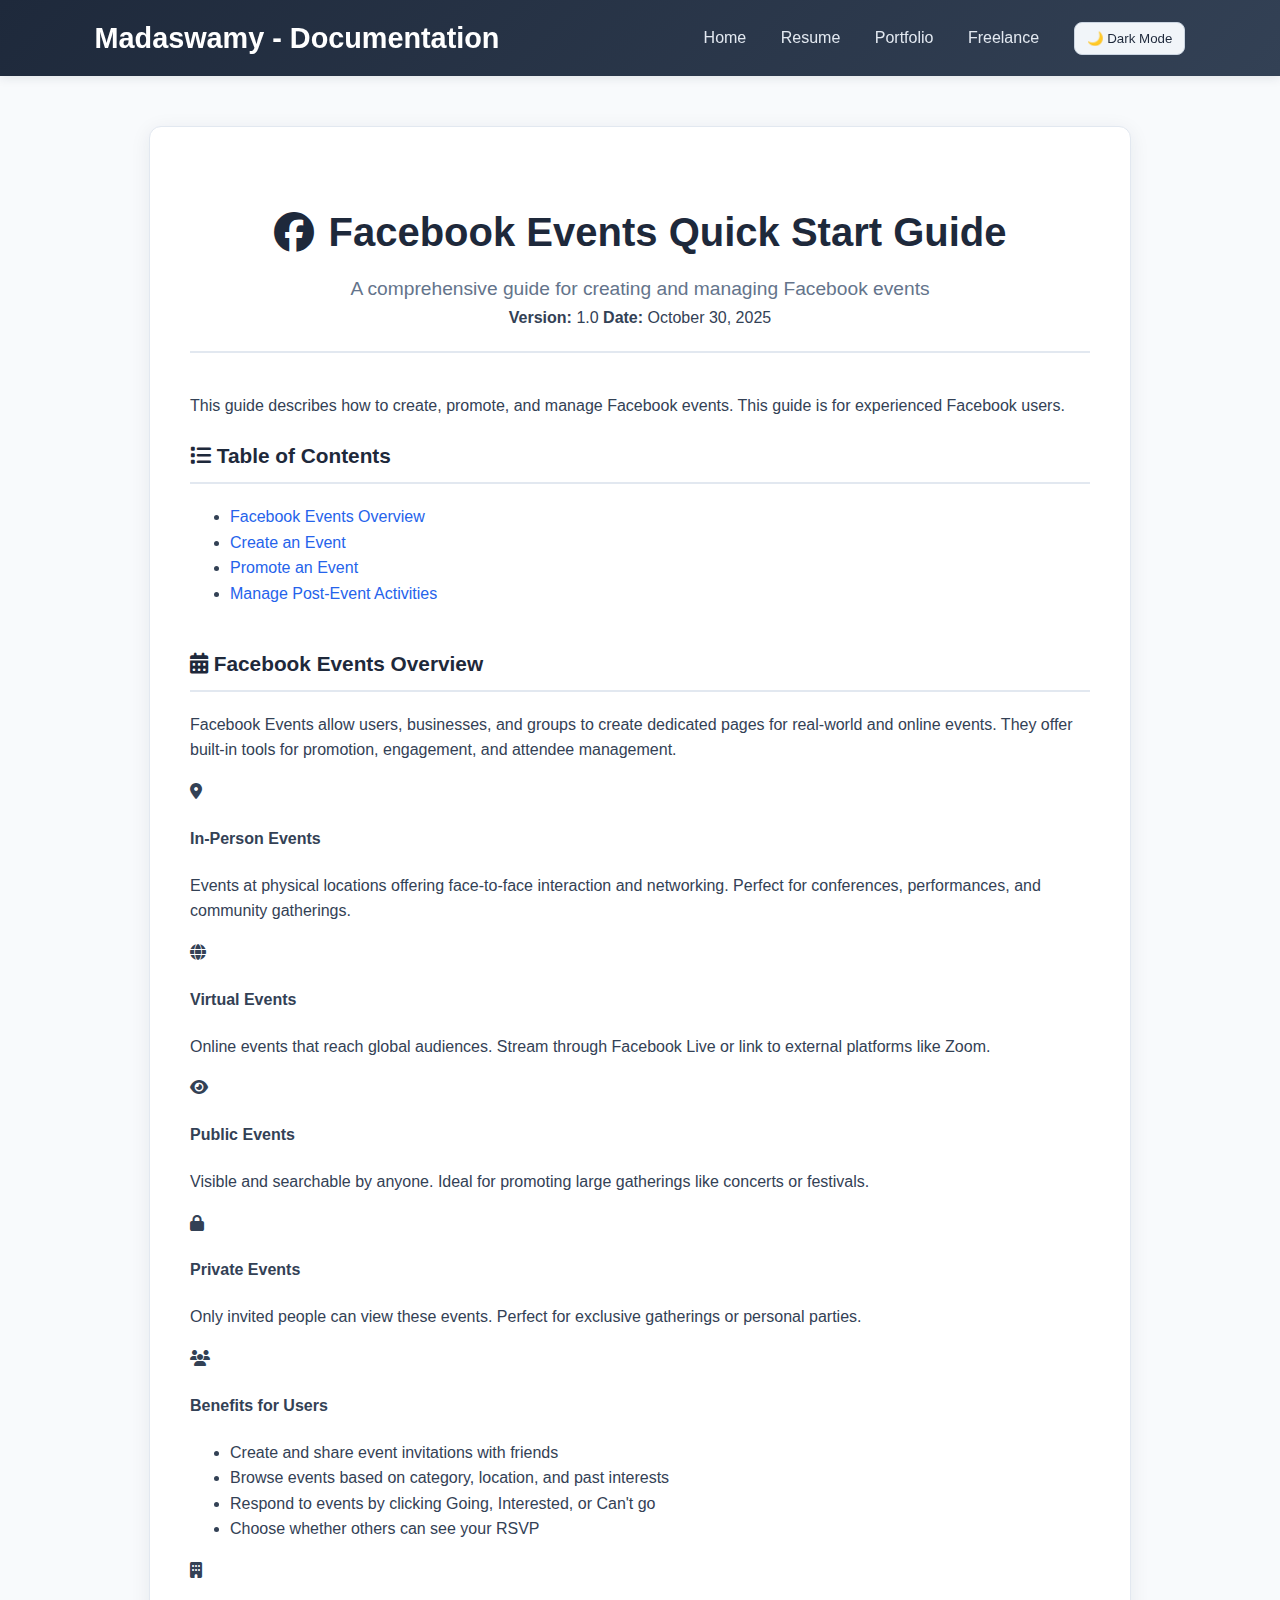
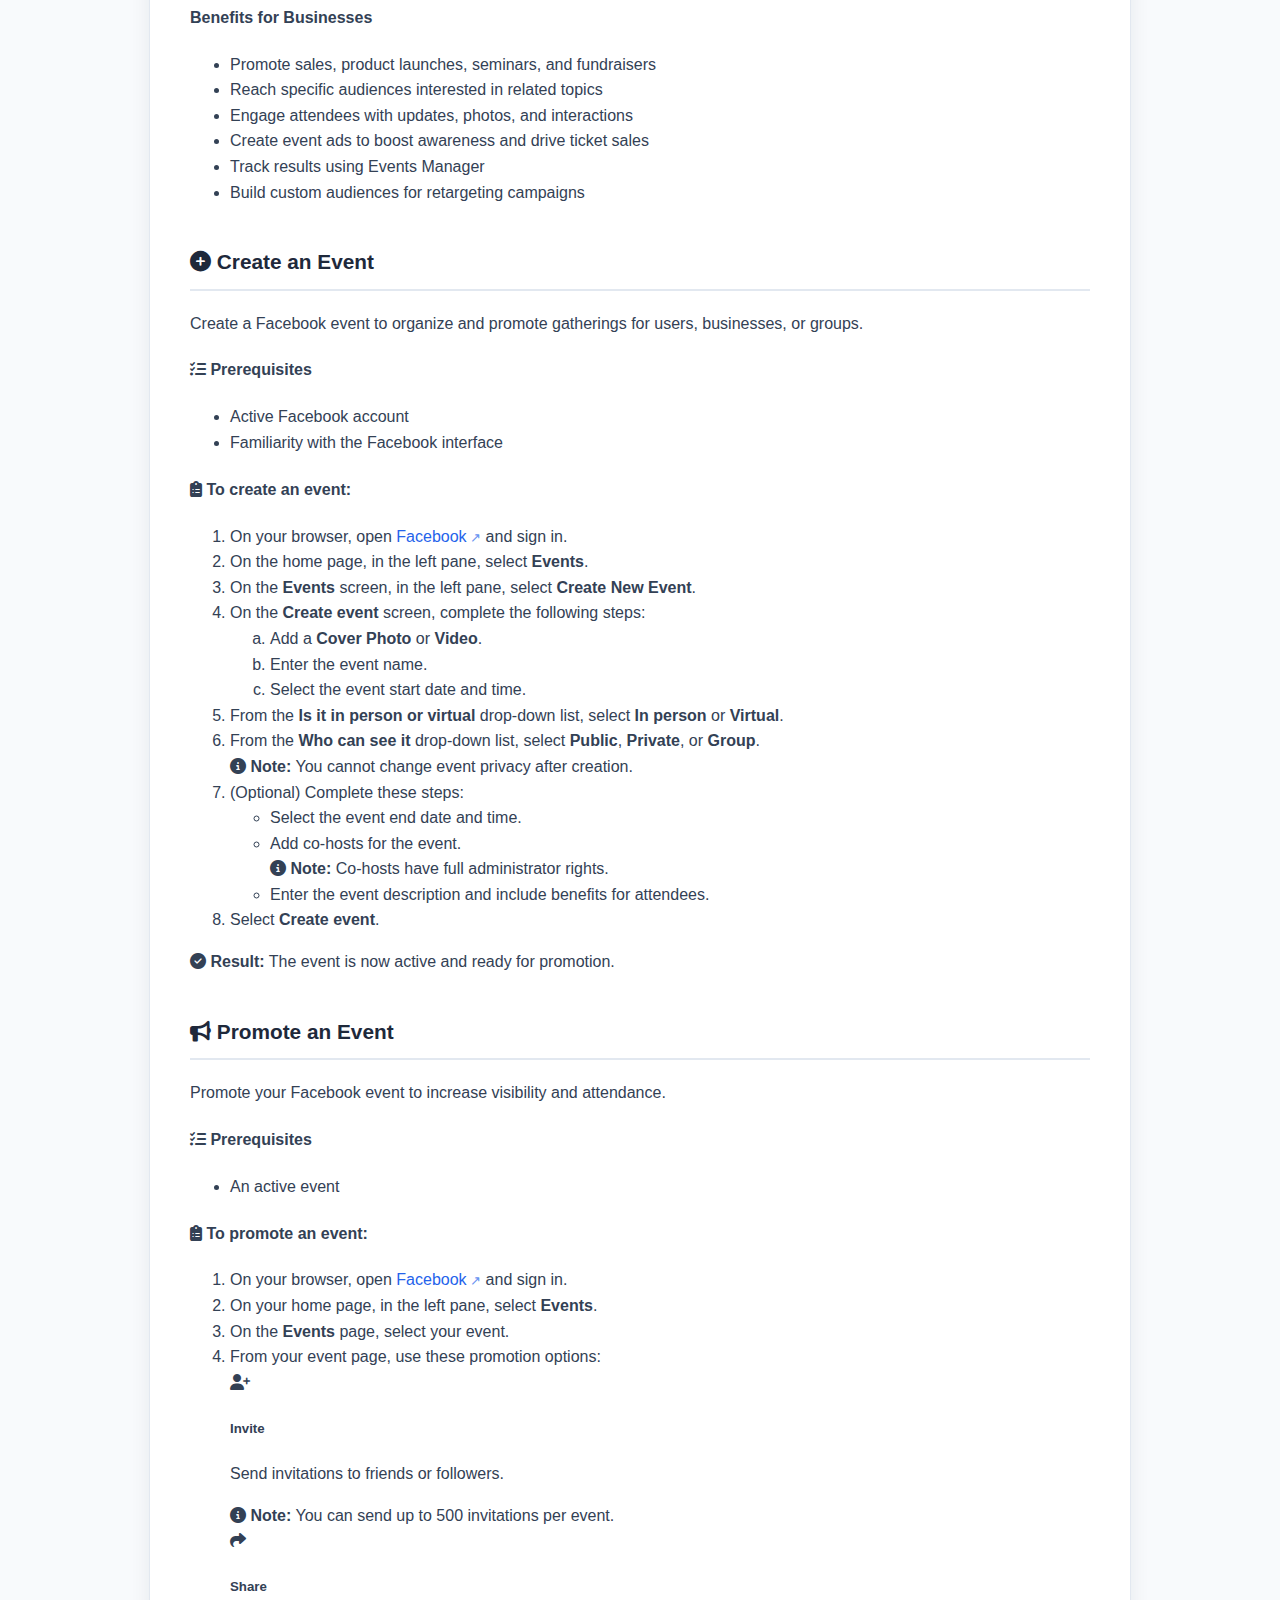
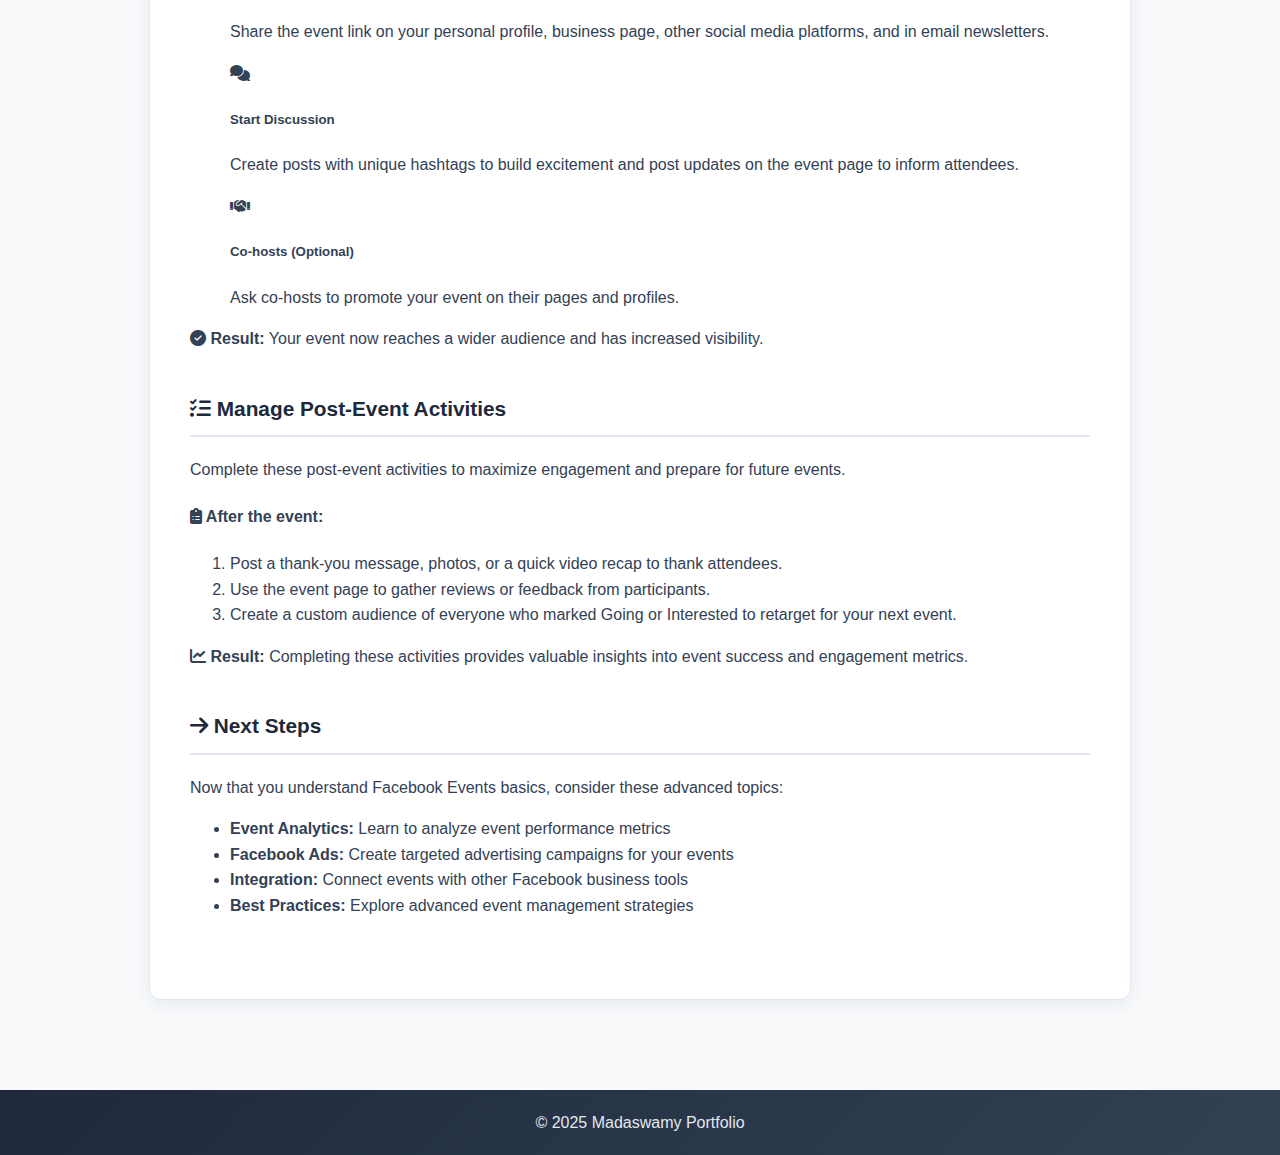
<file: Portfolio/facebookevents_quick-start-guide.html>
<!DOCTYPE html>
<html lang="en">
<head>
    <meta charset="UTF-8">
    <meta name="viewport" content="width=device-width, initial-scale=1.0">
    <title>Facebook Events Quick Start Guide - Madaswamy Portfolio</title>
    <meta name="description" content="This guide describes how to create, promote, and manage Facebook events.">
    <link rel="stylesheet" href="../styleindex.css">
    <link rel="stylesheet" href="https://cdnjs.cloudflare.com/ajax/libs/font-awesome/6.5.2/css/all.min.css">
</head>
<body>

<header>
    <h1>Madaswamy - Documentation</h1>
    <nav>
        <a href="../index.html">Home</a>
        <a href="../resume.html">Resume</a>
        <a href="../portfolio.html">Portfolio</a>
        <a href="../freelance.html">Freelance</a>
        <button id="theme-toggle" class="theme-toggle">🌙 Dark Mode</button>
    </nav>
</header>

<main>
    <section id="documentation" class="main-section">
        <div class="page-header">
            <h2><i class="fa-brands fa-facebook"></i> Facebook Events Quick Start Guide</h2>
            <p class="subtitle">A comprehensive guide for creating and managing Facebook events</p>
            <div class="doc-meta">
                <span class="version"><strong>Version:</strong> 1.0</span>
                <span class="date"><strong>Date:</strong> October 30, 2025</span>
            </div>
        </div>

        <div class="info-block">
            <div class="doc-intro">
                <p>This guide describes how to create, promote, and manage Facebook events. This guide is for experienced Facebook users.</p>
            </div>

            <div class="table-of-contents">
                <h3><i class="fa-solid fa-list"></i> Table of Contents</h3>
                <ul>
                    <li><a href="#overview">Facebook Events Overview</a></li>
                    <li><a href="#create-an-event">Create an Event</a></li>
                    <li><a href="#promote-an-event">Promote an Event</a></li>
                    <li><a href="#manage-post-event-activities">Manage Post-Event Activities</a></li>
                </ul>
            </div>
        </div>

        <div class="info-block">
            <h3 id="overview"><i class="fa-solid fa-calendar-days"></i> Facebook Events Overview</h3>
            <p>Facebook Events allow users, businesses, and groups to create dedicated pages for real-world and online events. They offer built-in tools for promotion, engagement, and attendee management.</p>

            <div class="benefits-grid">
                <div class="benefit-card">
                    <div class="benefit-icon">
                        <i class="fa-solid fa-location-dot"></i>
                    </div>
                    <div class="benefit-content">
                        <h4>In-Person Events</h4>
                        <p>Events at physical locations offering face-to-face interaction and networking. Perfect for conferences, performances, and community gatherings.</p>
                    </div>
                </div>

                <div class="benefit-card">
                    <div class="benefit-icon">
                        <i class="fa-solid fa-globe"></i>
                    </div>
                    <div class="benefit-content">
                        <h4>Virtual Events</h4>
                        <p>Online events that reach global audiences. Stream through Facebook Live or link to external platforms like Zoom.</p>
                    </div>
                </div>

                <div class="benefit-card">
                    <div class="benefit-icon">
                        <i class="fa-solid fa-eye"></i>
                    </div>
                    <div class="benefit-content">
                        <h4>Public Events</h4>
                        <p>Visible and searchable by anyone. Ideal for promoting large gatherings like concerts or festivals.</p>
                    </div>
                </div>

                <div class="benefit-card">
                    <div class="benefit-icon">
                        <i class="fa-solid fa-lock"></i>
                    </div>
                    <div class="benefit-content">
                        <h4>Private Events</h4>
                        <p>Only invited people can view these events. Perfect for exclusive gatherings or personal parties.</p>
                    </div>
                </div>
            </div>

            <div class="concept-cards">
                <div class="concept-card">
                    <div class="concept-header">
                        <i class="fa-solid fa-users"></i>
                        <h4>Benefits for Users</h4>
                    </div>
                    <ul>
                        <li>Create and share event invitations with friends</li>
                        <li>Browse events based on category, location, and past interests</li>
                        <li>Respond to events by clicking Going, Interested, or Can't go</li>
                        <li>Choose whether others can see your RSVP</li>
                    </ul>
                </div>

                <div class="concept-card">
                    <div class="concept-header">
                        <i class="fa-solid fa-building"></i>
                        <h4>Benefits for Businesses</h4>
                    </div>
                    <ul>
                        <li>Promote sales, product launches, seminars, and fundraisers</li>
                        <li>Reach specific audiences interested in related topics</li>
                        <li>Engage attendees with updates, photos, and interactions</li>
                        <li>Create event ads to boost awareness and drive ticket sales</li>
                        <li>Track results using Events Manager</li>
                        <li>Build custom audiences for retargeting campaigns</li>
                    </ul>
                </div>
            </div>
        </div>

        <div class="info-block">
            <h3 id="create-an-event"><i class="fa-solid fa-plus-circle"></i> Create an Event</h3>
            <p>Create a Facebook event to organize and promote gatherings for users, businesses, or groups.</p>

            <div class="prerequisites">
                <h4><i class="fa-solid fa-list-check"></i> Prerequisites</h4>
                <ul>
                    <li>Active Facebook account</li>
                    <li>Familiarity with the Facebook interface</li>
                </ul>
            </div>

            <div class="procedure">
                <h4><i class="fa-solid fa-clipboard-list"></i> To create an event:</h4>
                <ol>
                    <li>On your browser, open <a href="https://www.facebook.com/" target="_blank">Facebook</a> and sign in.</li>
                    <li>On the home page, in the left pane, select <strong>Events</strong>.</li>
                    <li>On the <strong>Events</strong> screen, in the left pane, select <strong>Create New Event</strong>.</li>
                    <li>On the <strong>Create event</strong> screen, complete the following steps:
                        <ol type="a">
                            <li>Add a <strong>Cover Photo</strong> or <strong>Video</strong>.</li>
                            <li>Enter the event name.</li>
                            <li>Select the event start date and time.</li>
                        </ol>
                    </li>
                    <li>From the <strong>Is it in person or virtual</strong> drop-down list, select <strong>In person</strong> or <strong>Virtual</strong>.</li>
                    <li>From the <strong>Who can see it</strong> drop-down list, select <strong>Public</strong>, <strong>Private</strong>, or <strong>Group</strong>.
                        <div class="note">
                            <i class="fa-solid fa-info-circle"></i>
                            <span><strong>Note:</strong> You cannot change event privacy after creation.</span>
                        </div>
                    </li>
                    <li>(Optional) Complete these steps:
                        <ul>
                            <li>Select the event end date and time.</li>
                            <li>Add co-hosts for the event.
                                <div class="note">
                                    <i class="fa-solid fa-info-circle"></i>
                                    <span><strong>Note:</strong> Co-hosts have full administrator rights.</span>
                                </div>
                            </li>
                            <li>Enter the event description and include benefits for attendees.</li>
                        </ul>
                    </li>
                    <li>Select <strong>Create event</strong>.</li>
                </ol>

                <div class="result">
                    <i class="fa-solid fa-check-circle"></i>
                    <span><strong>Result:</strong> The event is now active and ready for promotion.</span>
                </div>
            </div>
        </div>

        <div class="info-block">
            <h3 id="promote-an-event"><i class="fa-solid fa-bullhorn"></i> Promote an Event</h3>
            <p>Promote your Facebook event to increase visibility and attendance.</p>

            <div class="prerequisites">
                <h4><i class="fa-solid fa-list-check"></i> Prerequisites</h4>
                <ul>
                    <li>An active event</li>
                </ul>
            </div>

            <div class="procedure">
                <h4><i class="fa-solid fa-clipboard-list"></i> To promote an event:</h4>
                <ol>
                    <li>On your browser, open <a href="https://www.facebook.com/" target="_blank">Facebook</a> and sign in.</li>
                    <li>On your home page, in the left pane, select <strong>Events</strong>.</li>
                    <li>On the <strong>Events</strong> page, select your event.</li>
                    <li>From your event page, use these promotion options:
                        <div class="ui-grid">
                            <div class="ui-item">
                                <div class="ui-icon">
                                    <i class="fa-solid fa-user-plus"></i>
                                </div>
                                <div class="ui-content">
                                    <h5>Invite</h5>
                                    <p>Send invitations to friends or followers.</p>
                                    <div class="note">
                                        <i class="fa-solid fa-info-circle"></i>
                                        <span><strong>Note:</strong> You can send up to 500 invitations per event.</span>
                                    </div>
                                </div>
                            </div>

                            <div class="ui-item">
                                <div class="ui-icon">
                                    <i class="fa-solid fa-share"></i>
                                </div>
                                <div class="ui-content">
                                    <h5>Share</h5>
                                    <p>Share the event link on your personal profile, business page, other social media platforms, and in email newsletters.</p>
                                </div>
                            </div>

                            <div class="ui-item">
                                <div class="ui-icon">
                                    <i class="fa-solid fa-comments"></i>
                                </div>
                                <div class="ui-content">
                                    <h5>Start Discussion</h5>
                                    <p>Create posts with unique hashtags to build excitement and post updates on the event page to inform attendees.</p>
                                </div>
                            </div>

                            <div class="ui-item">
                                <div class="ui-icon">
                                    <i class="fa-solid fa-handshake"></i>
                                </div>
                                <div class="ui-content">
                                    <h5>Co-hosts (Optional)</h5>
                                    <p>Ask co-hosts to promote your event on their pages and profiles.</p>
                                </div>
                            </div>
                        </div>
                    </li>
                </ol>

                <div class="result">
                    <i class="fa-solid fa-check-circle"></i>
                    <span><strong>Result:</strong> Your event now reaches a wider audience and has increased visibility.</span>
                </div>
            </div>
        </div>

        <div class="info-block">
            <h3 id="manage-post-event-activities"><i class="fa-solid fa-tasks"></i> Manage Post-Event Activities</h3>
            <p>Complete these post-event activities to maximize engagement and prepare for future events.</p>

            <div class="procedure">
                <h4><i class="fa-solid fa-clipboard-list"></i> After the event:</h4>
                <ol>
                    <li>Post a thank-you message, photos, or a quick video recap to thank attendees.</li>
                    <li>Use the event page to gather reviews or feedback from participants.</li>
                    <li>Create a custom audience of everyone who marked Going or Interested to retarget for your next event.</li>
                </ol>

                <div class="result">
                    <i class="fa-solid fa-chart-line"></i>
                    <span><strong>Result:</strong> Completing these activities provides valuable insights into event success and engagement metrics.</span>
                </div>
            </div>
        </div>

        <div class="info-block">
            <h3 id="next-steps"><i class="fa-solid fa-arrow-right"></i> Next Steps</h3>
            <p>Now that you understand Facebook Events basics, consider these advanced topics:</p>
            <ul>
                <li><strong>Event Analytics:</strong> Learn to analyze event performance metrics</li>
                <li><strong>Facebook Ads:</strong> Create targeted advertising campaigns for your events</li>
                <li><strong>Integration:</strong> Connect events with other Facebook business tools</li>
                <li><strong>Best Practices:</strong> Explore advanced event management strategies</li>
            </ul>
        </div>
    </section>
</main>

<footer>
    &copy; 2025 Madaswamy Portfolio
</footer>

<script src="../script.js"></script>
</body>
</html>
</file>
<file: style.css>
/* --- Global Styles & Variables --- */
:root {
    --primary-color: #2c3e50; /* Dark Slate Blue */
    --secondary-color: #3498db; /* Bright Blue */
    --light-grey: #f4f7f9;
    --dark-text: #333;
    --light-text: #666;
    --border-color: #e0e0e0;
}

body {
    font-family: 'Segoe UI', 'Helvetica Neue', Arial, sans-serif;
    line-height: 1.7;
    background-color: var(--light-grey);
    color: var(--dark-text);
    margin: 0;
    padding: 20px;
}

.resume-container {
    max-width: 1000px;
    margin: 20px auto;
    background-color: #fff;
    border-radius: 12px;
    box-shadow: 0 8px 30px rgba(0, 0, 0, 0.1);
    overflow: hidden; /* Contains the child elements */
}

a {
    color: var(--secondary-color);
    text-decoration: none;
    transition: color 0.3s ease;
}

a:hover {
    text-decoration: underline;
}

/* --- Header --- */
header {
    background: var(--primary-color);
    color: white;
    padding: 30px 40px;
    display: flex;
    justify-content: space-between;
    align-items: center;
}

header h1 {
    font-size: 2.8em;
    font-weight: 600;
    margin: 0;
    line-height: 1.2;
}

header .job-title {
    font-size: 1.2em;
    font-weight: 300;
    margin: 5px 0 0 0;
    opacity: 0.9;
}

.download-btn {
    background-color: var(--secondary-color);
    color: white;
    padding: 12px 20px;
    border-radius: 8px;
    font-weight: 500;
    display: flex;
    align-items: center;
    gap: 8px;
    transition: background-color 0.3s ease, transform 0.2s ease;
}

.download-btn:hover {
    background-color: #2980b9;
    transform: translateY(-2px);
    text-decoration: none;
}

/* --- Resume Body Layout --- */
.resume-body {
    display: flex;
}

.sidebar {
    width: 35%;
    background-color: #f8f9fa;
    padding: 30px;
    border-right: 1px solid var(--border-color);
}

.main-content {
    width: 65%;
    padding: 30px 40px;
}

/* --- Sidebar Styling --- */
.sidebar section h2 {
    font-size: 1.1em;
    color: var(--primary-color);
    border-bottom: 2px solid var(--secondary-color);
    padding-bottom: 8px;
    margin-bottom: 15px;
    letter-spacing: 1px;
    text-transform: uppercase;
}

.contact-info p {
    margin: 0 0 10px 0;
    display: flex;
    align-items: center;
    word-break: break-all;
}

.contact-info i {
    color: var(--secondary-color);
    margin-right: 12px;
    width: 16px;
    text-align: center;
}

#skills h3 {
    font-size: 1em;
    font-weight: bold;
    color: var(--dark-text);
    margin-top: 20px;
    margin-bottom: 8px;
}

#skills p, #languages p {
    font-size: 0.95em;
    color: var(--light-text);
    margin: 0 0 8px 0;
}

/* --- Main Content Styling --- */
.main-content section h2 {
    font-size: 1.5em;
    color: var(--primary-color);
    border-bottom: 2px solid var(--border-color);
    padding-bottom: 10px;
    margin-bottom: 25px;
    display: flex;
    align-items: center;
}

.main-content section h2 i {
    color: var(--secondary-color);
    margin-right: 15px;
}

.job {
    margin-bottom: 25px;
}

.job h3 {
    font-size: 1.2em;
    font-weight: 600;
    margin: 0 0 4px 0;
}

.job-details {
    font-size: 1em;
    color: var(--light-text);
    margin: 0 0 12px 0;
}

.job-details strong {
    color: var(--dark-text);
}

.job ul {
    padding-left: 20px;
    margin: 0;
}

.job li {
    margin-bottom: 8px;
    color: var(--light-text);
}

/* --- Responsive Design --- */
@media (max-width: 900px) {
    .resume-body {
        flex-direction: column;
    }

    .sidebar, .main-content {
        width: 100%;
        padding: 25px;
        box-sizing: border-box; /* Ensures padding is included in the width */
    }

    .sidebar {
        border-right: none;
        border-bottom: 1px solid var(--border-color);
    }
}

@media (max-width: 600px) {
    body {
        padding: 0;
    }
    
    .resume-container {
        margin: 0;
        border-radius: 0;
    }

    header {
        flex-direction: column;
        text-align: center;
        gap: 20px;
        padding: 25px;
    }

    header h1 {
        font-size: 2.2em;
    }
}
</file>
<file: styleindex.css>
/* --- Base & Typography --- */
:root {
    --bg-light: #f8fafc;
    --text-light: #334155;
    --primary-light: #1e293b;
    --border-light: #e2e8f0;
    --accent-light: #60a5fa;

    --bg-dark: #0f172a;
    --text-dark: #e2e8f0;
    --primary-dark: #1e293b;
    --border-dark: #334155;
    --accent-dark: #60a5fa;
}

html {
    scroll-behavior: smooth;
}

body {
    font-family: 'Segoe UI', 'Helvetica Neue', Arial, sans-serif;
    line-height: 1.6;
    margin: 0;
    padding: 0;
    background-color: var(--bg-light);
    color: var(--text-light);
    transition: background-color 0.3s, color 0.3s;
}

/* --- Global Hyperlink Styles --- */
a {
    color: #2563eb;
    text-decoration: none;
    transition: all 0.3s ease;
    font-weight: 500;
}

a:hover {
    color: #1d4ed8;
    text-decoration: underline;
}

a:visited {
    color: #7c3aed;
}

a:visited:hover {
    color: #6d28d9;
}

a:active {
    color: #1e40af;
}

/* Special styling for external links */
a[target="_blank"]::after {
    content: " ↗";
    font-size: 0.8em;
    opacity: 0.7;
}

/* Links in content areas */
.main-section a,
.info-block a,
.project a {
    color: #2563eb;
    border-bottom: 1px solid transparent;
    transition: all 0.3s ease;
}

.main-section a:hover,
.info-block a:hover,
.project a:hover {
    color: #1d4ed8;
    border-bottom-color: #1d4ed8;
    text-decoration: none;
}

/* Button-style links */
.download-btn,
.btn-link {
    background: linear-gradient(135deg, #2563eb 0%, #1d4ed8 100%);
    color: white !important;
    padding: 10px 20px;
    border-radius: 8px;
    text-decoration: none;
    font-weight: 500;
    display: inline-block;
    transition: all 0.3s ease;
}

.download-btn:hover,
.btn-link:hover {
    background: linear-gradient(135deg, #1d4ed8 0%, #1e40af 100%);
    transform: translateY(-2px);
    box-shadow: 0 4px 15px rgba(37, 99, 235, 0.3);
    text-decoration: none;
    color: white !important;
}

/* --- Header & Navigation --- */
header {
    background: linear-gradient(135deg, var(--primary-light) 0%, #334155 100%);
    color: white;
    padding: 15px 0;
    text-align: center;
    box-shadow: 0 2px 10px rgba(30, 41, 59, 0.1);
    position: sticky;
    top: 0;
    z-index: 100;
    display: flex;
    justify-content: space-around;
    align-items: center;
}

header h1 {
    margin: 0;
    font-size: 1.8em;
}

nav a {
    color: #e2e8f0;
    margin: 0 15px;
    text-decoration: none;
    font-weight: 500;
    transition: color 0.3s ease;
}

nav a:hover {
    color: var(--accent-light);
}

.theme-toggle {
    background-color: #f1f5f9;
    color: var(--primary-light);
    border: 1px solid #cbd5e1;
    padding: 8px 12px;
    margin-left: 15px;
    border-radius: 8px;
    cursor: pointer;
    font-weight: 500;
    transition: all 0.3s ease;
}

.theme-toggle:hover {
    background-color: #e2e8f0;
}

/* --- Main Content & Sections --- */
main {
    padding: 20px;
}

.main-section {
    max-width: 900px;
    margin: 30px auto;
    padding: 40px;
    background: white;
    border-radius: 12px;
    box-shadow: 0 4px 20px rgba(30, 41, 59, 0.08);
    border: 1px solid var(--border-light);
}

.info-block {
    margin-bottom: 40px;
}

.info-block h3 {
    color: var(--primary-light);
    margin-bottom: 20px;
    font-weight: 600;
    font-size: 1.3em;
    border-bottom: 2px solid var(--border-light);
    padding-bottom: 10px;
}

/* --- Profile Section --- */
.profile {
    text-align: center;
    padding-bottom: 30px;
    border-bottom: 1px solid var(--border-light);
    margin-bottom: 40px;
}

.profile h2 {
    color: var(--primary-light);
    font-size: 2.5em;
    font-weight: 700;
    margin: 15px 0 5px 0;
}

.profile .subtitle {
    font-size: 1.2em;
    color: #64748b;
    margin-top: 0;
    font-weight: 300;
}

.profile img {
    width: 150px;
    height: 150px;
    border-radius: 50%;
    border: 4px solid var(--border-light);
    transition: all 0.3s ease;
}

.profile img:hover {
    border-color: var(--primary-light);
    transform: scale(1.05);
}

.contact-info {
    margin-top: 25px;
    display: flex;
    flex-wrap: wrap;
    justify-content: center;
    gap: 15px 25px;
    font-size: 0.95em;
    color: #64748b;
}

.contact-info a {
    color: #2563eb;
    font-weight: 500;
}

.contact-info a:hover {
    color: #1d4ed8;
    text-decoration: underline;
}

.contact-info i {
    margin-right: 8px;
    color: var(--primary-light);
}

/* --- Experience Timeline --- */
.job-timeline .job-entry {
    position: relative;
    padding-left: 30px;
    padding-bottom: 25px;
    border-left: 2px solid var(--border-light);
}

.job-timeline .job-entry:last-child {
    border-left: 2px solid transparent;
}

.job-timeline .job-entry::before {
    content: '';
    position: absolute;
    left: -9px;
    top: 5px;
    width: 16px;
    height: 16px;
    border-radius: 50%;
    background-color: white;
    border: 3px solid var(--accent-light);
}

.job-entry h4 {
    font-size: 1.15em;
    color: var(--primary-light);
    margin: 0 0 4px 0;
}

.job-entry p {
    margin: 0 0 5px 0;
}

.job-entry .dates {
    font-size: 0.9em;
    color: #64748b;
}

/* --- Skills Section --- */
.skills-list {
    display: flex;
    flex-wrap: wrap;
    gap: 12px;
}

.skills-list span {
    background-color: #f1f5f9;
    color: #475569;
    padding: 8px 16px;
    border-radius: 20px;
    font-size: 0.95em;
    font-weight: 500;
    border: 1px solid var(--border-light);
    transition: all 0.3s ease;
}

.skills-list span:hover {
    background-color: var(--primary-light);
    color: white;
    transform: translateY(-2px);
    box-shadow: 0 4px 10px rgba(30, 41, 59, 0.15);
}

/* --- Education Section --- */
#education h4 {
    font-size: 1.15em;
    color: var(--primary-light);
    margin: 0 0 4px 0;
}

#education p {
    margin: 0 0 5px 0;
}

/* --- Footer --- */
footer {
    text-align: center;
    background: linear-gradient(135deg, var(--primary-light) 0%, #334155 100%);
    color: #e2e8f0;
    padding: 20px;
    margin-top: 40px;
}

/* --- Dark Mode --- */
body.dark {
    background-color: var(--bg-dark);
    color: var(--text-dark);
}

body.dark .main-section {
    background-color: var(--primary-dark);
    border-color: var(--border-dark);
}

body.dark header,
body.dark footer {
    background: linear-gradient(135deg, var(--bg-dark) 0%, var(--primary-dark) 100%);
}

body.dark .theme-toggle {
    background-color: var(--border-dark);
    color: var(--text-dark);
    border-color: #475569;
}

body.dark .theme-toggle:hover {
    background-color: #475569;
}

body.dark .info-block h3,
body.dark .profile h2,
body.dark .job-entry h4,
body.dark #education h4 {
    color: #f1f5f9;
}

body.dark .profile,
body.dark .info-block h3 {
    border-color: var(--border-dark);
}

body.dark .profile img {
    border-color: var(--border-dark);
}

body.dark .profile img:hover {
    border-color: var(--accent-dark);
}

body.dark .contact-info a {
    color: #60a5fa;
}

body.dark .contact-info a:hover {
    color: #93c5fd;
    text-decoration: underline;
}

body.dark .contact-info i,
body.dark nav a:hover {
    color: var(--accent-dark);
}

body.dark .job-timeline .job-entry {
    border-color: var(--border-dark);
}

body.dark .job-timeline .job-entry:last-child {
    border-color: transparent;
}

body.dark .job-timeline .job-entry::before {
    background-color: var(--primary-dark);
    border-color: var(--accent-dark);
}

body.dark .skills-list span {
    background-color: var(--border-dark);
    color: #cbd5e1;
    border-color: #475569;
}

body.dark .skills-list span:hover {
    background-color: var(--accent-dark);
    color: var(--bg-dark);
}

/* --- Dark Mode Hyperlink Styles --- */
body.dark a {
    color: #60a5fa;
}

body.dark a:hover {
    color: #93c5fd;
}

body.dark a:visited {
    color: #a78bfa;
}

body.dark a:visited:hover {
    color: #c4b5fd;
}

body.dark a:active {
    color: #3b82f6;
}

/* Dark mode content area links */
body.dark .main-section a,
body.dark .info-block a,
body.dark .project a {
    color: #60a5fa;
}

body.dark .main-section a:hover,
body.dark .info-block a:hover,
body.dark .project a:hover {
    color: #93c5fd;
    border-bottom-color: #93c5fd;
}

/* Dark mode button-style links */
body.dark .download-btn,
body.dark .btn-link {
    background: linear-gradient(135deg, #60a5fa 0%, #3b82f6 100%);
    color: #0f172a !important;
}

body.dark .download-btn:hover,
body.dark .btn-link:hover {
    background: linear-gradient(135deg, #93c5fd 0%, #60a5fa 100%);
    box-shadow: 0 4px 15px rgba(96, 165, 250, 0.3);
    color: #0f172a !important;
}

/* --- Responsive Design --- */
@media (max-width: 768px) {
    header {
        flex-direction: column;
        padding: 15px;
    }

    header h1 {
        margin-bottom: 10px;
    }

    .main-section {
        margin: 20px 10px;
        padding: 25px;
    }

    .profile h2 {
        font-size: 2em;
    }

    .contact-info {
        flex-direction: column;
        gap: 12px;
    }
}

/* --- Portfolio Page Specific Styles --- */
.page-header {
    text-align: center;
    margin-bottom: 40px;
    padding-bottom: 20px;
    border-bottom: 2px solid var(--border-light);
}

.page-header h2 {
    color: var(--primary-light);
    font-size: 2.5em;
    font-weight: 700;
    margin-bottom: 10px;
    display: flex;
    align-items: center;
    justify-content: center;
    gap: 15px;
}

.page-header .subtitle {
    color: #64748b;
    font-size: 1.2em;
    margin: 0;
}

.project {
    background-color: #f8fafc;
    border-left: 4px solid var(--primary-light);
    padding: 25px;
    margin: 25px 0;
    border-radius: 8px;
    border: 1px solid var(--border-light);
    transition: all 0.3s ease;
}

.project:hover {
    box-shadow: 0 6px 20px rgba(30, 41, 59, 0.12);
    transform: translateY(-2px);
}

.project h4 {
    color: var(--primary-light);
    font-size: 1.3em;
    font-weight: 600;
    margin: 0 0 10px 0;
    display: flex;
    align-items: center;
    gap: 10px;
}

.project-meta {
    color: #64748b;
    font-size: 0.95em;
    margin-bottom: 15px;
    font-style: italic;
}

.project-highlights {
    display: flex;
    flex-wrap: wrap;
    gap: 8px;
    margin: 15px 0;
}

.highlight {
    background-color: #f1f5f9;
    color: #475569;
    padding: 4px 12px;
    border-radius: 15px;
    font-size: 0.8em;
    font-weight: 500;
    border: 1px solid var(--border-light);
    transition: all 0.3s ease;
}

.highlight:hover {
    background-color: var(--primary-light);
    color: white;
}

.code-section {
    margin-top: 20px;
    border: 1px solid var(--border-light);
    border-radius: 8px;
    overflow: hidden;
}

.tab-buttons {
    display: flex;
    background-color: #f8fafc;
    border-bottom: 1px solid var(--border-light);
}

.tab-button {
    padding: 12px 20px;
    background: none;
    border: none;
    cursor: pointer;
    font-weight: 500;
    color: #64748b;
    transition: all 0.3s ease;
}

.tab-button.active {
    background-color: white;
    color: var(--primary-light);
    border-bottom: 2px solid var(--primary-light);
}

.tab-button:hover {
    background-color: #f1f5f9;
    color: var(--primary-light);
}

.tab-content {
    background-color: #f8fafc;
    padding: 20px;
    border: 1px solid var(--border-light);
    white-space: pre-wrap;
    overflow-x: auto;
    font-family: 'Consolas', 'Monaco', 'Courier New', monospace;
    font-size: 0.9em;
    line-height: 1.5;
}

.copy-button {
    margin: 10px 20px 10px 20px;
    padding: 8px 16px;
    background-color: var(--primary-light);
    color: white;
    border: none;
    border-radius: 6px;
    cursor: pointer;
    font-weight: 500;
    transition: all 0.3s ease;
}

.copy-button:hover {
    background-color: #0f172a;
    transform: translateY(-1px);
}

/* --- Dark Mode for Portfolio Elements --- */
body.dark .page-header {
    border-color: var(--border-dark);
}

body.dark .page-header h2 {
    color: #f1f5f9;
}

body.dark .project {
    background-color: var(--border-dark);
    border-color: var(--accent-dark);
    border: 1px solid #475569;
}

body.dark .project:hover {
    box-shadow: 0 6px 20px rgba(96, 165, 250, 0.15);
}

body.dark .project h4 {
    color: #f1f5f9;
}

body.dark .highlight {
    background-color: var(--border-dark);
    color: #cbd5e1;
    border-color: #475569;
}

body.dark .highlight:hover {
    background-color: var(--accent-dark);
    color: var(--bg-dark);
}

body.dark .code-section {
    border-color: #475569;
}

body.dark .tab-buttons {
    background-color: var(--primary-dark);
    border-color: #475569;
}

body.dark .tab-button {
    color: #94a3b8;
}

body.dark .tab-button.active {
    background-color: var(--border-dark);
    color: #f1f5f9;
    border-color: var(--accent-dark);
}

body.dark .tab-button:hover {
    background-color: var(--border-dark);
    color: #f1f5f9;
}

body.dark .tab-content {
    background-color: var(--bg-dark);
    border-color: #475569;
    color: #e2e8f0;
}

body.dark .copy-button {
    background-color: var(--accent-dark);
    color: var(--bg-dark);
}

body.dark .copy-button:hover {
    background-color: #93c5fd;
}

/* --- Freelance Page Specific Styles --- */
.services-grid {
    display: grid;
    grid-template-columns: repeat(auto-fit, minmax(300px, 1fr));
    gap: 25px;
    margin-top: 20px;
}

.service-card {
    background-color: white;
    border: 1px solid var(--border-light);
    border-radius: 12px;
    padding: 25px;
    transition: all 0.3s ease;
    box-shadow: 0 2px 10px rgba(30, 41, 59, 0.05);
}

.service-card:hover {
    transform: translateY(-5px);
    box-shadow: 0 8px 25px rgba(30, 41, 59, 0.15);
    border-color: var(--accent-light);
}

.service-icon {
    text-align: center;
    margin-bottom: 20px;
}

.service-icon i {
    font-size: 2.5em;
    color: var(--accent-light);
}

.service-card h4 {
    color: var(--primary-light);
    font-size: 1.3em;
    font-weight: 600;
    margin: 0 0 15px 0;
    text-align: center;
}

.service-card p {
    color: #64748b;
    margin-bottom: 15px;
    line-height: 1.6;
}

.service-card ul {
    list-style: none;
    padding: 0;
    margin: 0;
}

.service-card li {
    color: #475569;
    padding: 5px 0;
    position: relative;
    padding-left: 20px;
}

.service-card li::before {
    content: '✓';
    position: absolute;
    left: 0;
    color: var(--accent-light);
    font-weight: bold;
}

.contact-cta {
    background-color: #f8fafc;
    border: 1px solid var(--border-light);
    border-radius: 12px;
    padding: 30px;
    text-align: center;
    margin-top: 20px;
}

.contact-cta p {
    font-size: 1.1em;
    color: #64748b;
    margin-bottom: 20px;
}

.contact-cta .contact-info {
    margin: 20px 0;
}

.contact-cta .download-btn {
    display: inline-block;
    padding: 12px 25px;
    background: linear-gradient(135deg, var(--primary-light) 0%, #334155 100%);
    color: white;
    text-decoration: none;
    border-radius: 8px;
    font-weight: 500;
    transition: all 0.3s ease;
    margin-top: 15px;
}

.contact-cta .download-btn:hover {
    background: linear-gradient(135deg, #0f172a 0%, var(--primary-light) 100%);
    transform: translateY(-2px);
    box-shadow: 0 4px 15px rgba(30, 41, 59, 0.3);
}

/* --- Dark Mode for Freelance Elements --- */
body.dark .service-card {
    background-color: var(--border-dark);
    border-color: #475569;
}

body.dark .service-card:hover {
    border-color: var(--accent-dark);
    box-shadow: 0 8px 25px rgba(96, 165, 250, 0.2);
}

body.dark .service-card h4 {
    color: #f1f5f9;
}

body.dark .service-card p {
    color: #94a3b8;
}

body.dark .service-card li {
    color: #cbd5e1;
}

body.dark .service-card li::before {
    color: var(--accent-dark);
}

body.dark .contact-cta {
    background-color: var(--primary-dark);
    border-color: #475569;
}

body.dark .contact-cta p {
    color: #94a3b8;
}

body.dark .contact-cta .download-btn {
    background: linear-gradient(135deg, var(--accent-dark) 0%, #93c5fd 100%);
    color: var(--bg-dark);
}

body.dark .contact-cta .download-btn:hover {
    background: linear-gradient(135deg, #93c5fd 0%, var(--accent-dark) 100%);
}
</file>
